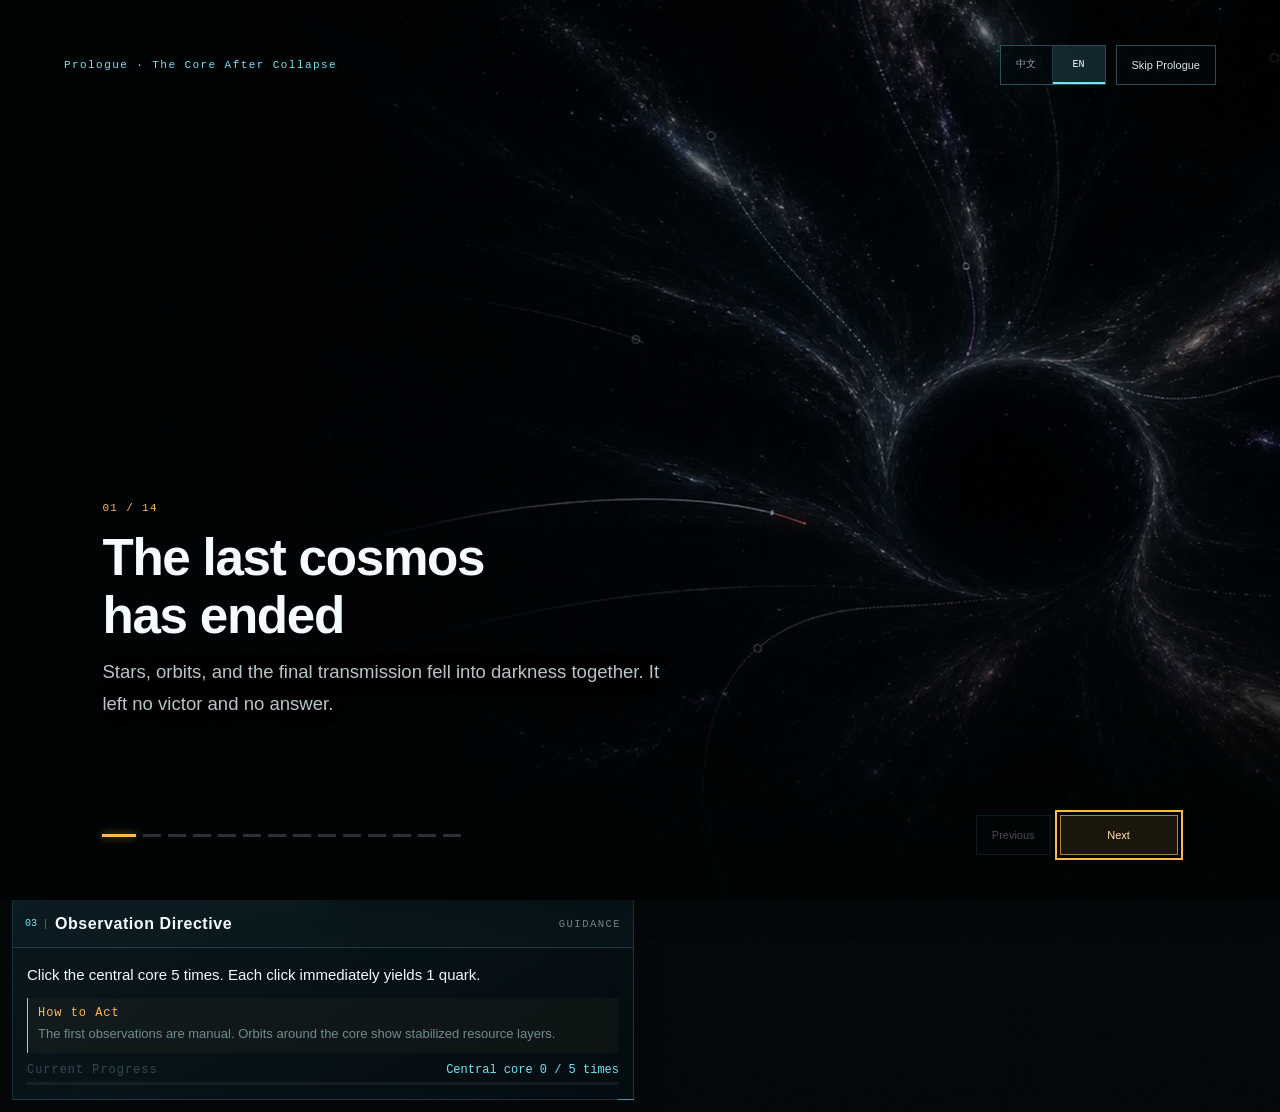
<file: index.html>
<!DOCTYPE html>
<html lang="en">
<head>
  <meta charset="UTF-8">
  <meta name="viewport" content="width=device-width, initial-scale=1.0">
  <meta name="theme-color" content="#050a0d">
  <link rel="icon" type="image/svg+xml" href="assets/favicon.svg">
  <title>Tiny Cosmos</title>
  <script src="https://sdk.crazygames.com/crazygames-sdk-v3.js"></script>
  <script src="js/crazygames.js?v=1"></script>
  <link rel="stylesheet" href="css/game.css?v=35">
</head>
<body data-workspace="evolution">
  <div class="screen-noise" aria-hidden="true"></div>

  <header class="command-header">
    <div class="brand-lockup">
      <div class="brand-mark" aria-hidden="true"><span></span><span></span></div>
      <div>
        <div class="eyebrow"><span class="copy-zh">观测节点 / TC-07</span><span class="copy-en">OBSERVER NODE / TC-07</span></div>
        <h1><span class="brand-en"><span class="debug-letter">T<button id="debug-speed-up" type="button" tabindex="-1" aria-label="测试时间加速一百倍"></button></span>IN<span class="debug-letter">Y<button id="debug-speed-normal" type="button" tabindex="-1" aria-label="恢复正常测试时间"></button></span> COSMOS</span><span class="brand-zh">微型宇宙</span></h1>
      </div>
    </div>

    <div class="header-telemetry">
      <div class="telemetry-cell">
        <span>任务时标</span>
        <strong id="mission-clock">00:00</strong>
      </div>
      <div class="telemetry-cell">
        <span>观测窗口</span>
        <strong id="loop-window-label">第一轮</strong>
      </div>
      <div class="telemetry-cell status-online">
        <span>节点状态</span>
        <strong id="node-status-copy"><i></i> 在线</strong>
      </div>
    </div>

    <div class="header-actions">
      <button id="log-btn" class="btn btn-quiet" type="button" aria-haspopup="dialog">日志 <span id="log-count">0</span></button>
      <button id="archive-btn" class="btn btn-quiet">档案 <span id="archive-count">3</span></button>
      <button id="save-btn" class="btn btn-quiet">保存</button>
      <button id="settings-btn" class="btn btn-quiet settings-trigger" type="button" aria-haspopup="dialog">设置</button>
      <button id="reset-btn" class="btn btn-danger-quiet">重启宇宙</button>
    </div>
  </header>

  <nav id="workspace-tabs" class="workspace-tabs" aria-label="工作区切换" hidden>
    <button id="workspace-evolution" type="button" aria-pressed="true" data-workspace="evolution">
      <strong>观测</strong><span>/ 资源 · 流量 · 研究</span>
    </button>
    <button id="workspace-intervention" type="button" aria-pressed="false" data-workspace="intervention">
      <strong id="workspace-intervention-title">成长</strong><span id="workspace-intervention-copy">/ 天赋</span><b id="intervention-badge" hidden>0</b>
    </button>
  </nav>

  <section id="goal-rail" class="goal-rail" aria-labelledby="campaign-goal-title">
    <div class="goal-rail-primary">
      <div class="campaign-goal-kicker"><span id="campaign-chapter">第一章 · 唤醒</span><b id="campaign-chapter-progress">1 / 5</b></div>
      <h2 id="campaign-goal-title">让宇宙演化出能回应你的文明</h2>
      <p id="campaign-goal-copy">从夸克开始建立稳定物质，面对视界背面的另一侧，并让文明根据你的真实选择提出未来。</p>
      <ol id="campaign-phases" class="campaign-phases" aria-label="第一轮目标进度">
        <li class="current"><i></i><span>唤醒物质</span></li>
        <li><i></i><span>建立法则</span></li>
        <li><i></i><span>第一次接触</span></li>
        <li><i></i><span>孕育生命</span></li>
        <li><i></i><span>点燃文明</span></li>
      </ol>
    </div>
    <div class="goal-rail-live" aria-label="当前目标摘要">
      <div class="goal-now">
        <span>当前操作</span>
        <strong id="goal-now-title">建立观测响应</strong>
        <b id="goal-now-progress">中央光核 0 / 5 次</b>
      </div>
      <div class="goal-next">
        <span>下一解锁</span>
        <strong id="goal-next-unlock">自动生产与物质循环</strong>
      </div>
      <div class="goal-optional">
        <span>等待时可做</span>
        <strong id="goal-optional-action">观察资源变化，整理新出现的故事碎片</strong>
      </div>
    </div>
  </section>

  <main class="command-grid">
    <aside class="panel resource-panel">
      <div class="panel-heading">
        <div><span class="panel-index">01</span><h2>物质层级</h2></div>
        <span id="tier-visibility-label" class="panel-code">当前可见 2 / 7</span>
      </div>

      <div class="tier-grid" id="tier-grid">
        <article id="card-0" class="tier-card" data-tier="0">
          <div class="tc-head"><span class="tc-index">T0</span><img class="tc-icon" src="assets/icons/tiers/tier-quark.svg" alt=""><span class="tc-name">夸克</span><span class="tc-en">QUARK</span></div>
          <div class="tc-readout"><strong id="count-0">0</strong><span id="state-0">循环</span></div>
          <div class="tc-bars" id="bars-0"></div><div class="tc-net" id="net-0"></div><div class="tc-modifiers" id="modifiers-0"></div>
          <div class="tc-actions">
            <button id="btn-prod-0" class="btn btn-tier" disabled>增设生产单元</button>
            <button id="btn-focus-0" class="btn btn-micro">聚焦</button>
            <button id="btn-reserve-0" class="btn btn-micro">保护</button>
          </div>
        </article>

        <article id="card-1" class="tier-card" data-tier="1">
          <div class="tc-head"><span class="tc-index">T1</span><img class="tc-icon" src="assets/icons/tiers/tier-nucleon.svg" alt=""><span class="tc-name">核子</span><span class="tc-en">NUCLEON</span></div>
          <div class="tc-readout"><strong id="count-1">0</strong><span id="state-1">短缺</span></div>
          <div class="tc-bars" id="bars-1"></div><div class="tc-net" id="net-1"></div><div class="tc-modifiers" id="modifiers-1"></div>
          <div class="tc-actions">
            <button id="btn-prod-1" class="btn btn-tier" disabled>增设生产单元</button>
            <button id="btn-synth-1" class="btn btn-tier" disabled>夸克 → 核子</button>
            <button id="btn-focus-1" class="btn btn-micro">聚焦</button>
            <button id="btn-reserve-1" class="btn btn-micro">保护</button>
          </div>
        </article>

        <article id="card-2" class="tier-card locked" data-tier="2">
          <div class="tc-head"><span class="tc-index">T2</span><img class="tc-icon" src="assets/icons/tiers/tier-atom.svg" alt=""><span class="tc-name">原子</span><span class="tc-en">ATOM</span></div>
          <div class="tc-readout"><strong id="count-2" style="display:none">0</strong><span id="state-2" style="display:none">短缺</span></div>
          <div class="tc-bars" id="bars-2" style="display:none"></div><div class="tc-net" id="net-2" style="display:none"></div><div class="tc-modifiers" id="modifiers-2" style="display:none"></div>
          <div class="tc-locked">未揭示 / NO SIGNAL</div>
          <div class="tc-actions">
            <button id="btn-prod-2" class="btn btn-tier" disabled style="display:none">增设生产单元</button>
            <button id="btn-synth-2" class="btn btn-tier" disabled style="display:none">核子 → 原子</button>
            <button id="btn-research-2" class="btn btn-tier btn-primary" disabled style="display:none">研究原子</button>
            <button id="btn-focus-2" class="btn btn-micro" style="display:none">聚焦</button>
            <button id="btn-reserve-2" class="btn btn-micro" style="display:none">保护</button>
          </div>
        </article>

        <article id="card-3" class="tier-card locked horizon-card" data-tier="3">
          <div class="tc-head"><span class="tc-index">T3</span><img class="tc-icon" src="assets/icons/tiers/tier-molecule.svg" alt=""><span class="tc-name">分子</span><span class="tc-en">MOLECULE</span></div>
          <div class="tc-readout"><strong id="count-3" style="display:none">0</strong><span id="state-3" style="display:none">短缺</span></div>
          <div class="tc-bars" id="bars-3" style="display:none"></div><div class="tc-net" id="net-3" style="display:none"></div><div class="tc-modifiers" id="modifiers-3" style="display:none"></div>
          <div class="tc-locked">接触记录后开放 / SEALED</div>
          <div class="tc-actions"><button id="btn-prod-3" class="btn btn-tier" style="display:none"></button><button id="btn-synth-3" class="btn btn-tier" style="display:none"></button><button id="btn-research-3" class="btn btn-tier btn-primary" style="display:none"></button><button id="btn-focus-3" class="btn btn-micro" style="display:none"></button><button id="btn-reserve-3" class="btn btn-micro" style="display:none"></button></div>
        </article>

        <article id="card-4" class="tier-card locked horizon-card" data-tier="4">
          <div class="tc-head"><span class="tc-index">T4</span><img class="tc-icon" src="assets/icons/tiers/tier-cell.svg" alt=""><span class="tc-name">细胞</span><span class="tc-en">CELL</span></div>
          <div class="tc-readout"><strong id="count-4" style="display:none">0</strong><span id="state-4" style="display:none">短缺</span></div>
          <div class="tc-bars" id="bars-4" style="display:none"></div><div class="tc-net" id="net-4" style="display:none"></div><div class="tc-modifiers" id="modifiers-4" style="display:none"></div>
          <div class="tc-locked">复杂物质阶段 / SEALED</div>
          <div class="tc-actions"><button id="btn-prod-4" class="btn btn-tier" style="display:none"></button><button id="btn-synth-4" class="btn btn-tier" style="display:none"></button><button id="btn-research-4" class="btn btn-tier btn-primary" style="display:none"></button><button id="btn-focus-4" class="btn btn-micro" style="display:none"></button><button id="btn-reserve-4" class="btn btn-micro" style="display:none"></button></div>
        </article>

        <article id="card-5" class="tier-card locked horizon-card" data-tier="5">
          <div class="tc-head"><span class="tc-index">T5</span><img class="tc-icon" src="assets/icons/tiers/tier-life.svg" alt=""><span class="tc-name">生命</span><span class="tc-en">LIFE</span></div>
          <div class="tc-readout"><strong id="count-5" style="display:none">0</strong><span id="state-5" style="display:none">短缺</span></div>
          <div class="tc-bars" id="bars-5" style="display:none"></div><div class="tc-net" id="net-5" style="display:none"></div><div class="tc-modifiers" id="modifiers-5" style="display:none"></div>
          <div class="tc-locked">生命阶段 / SEALED</div>
          <div class="tc-actions"><button id="btn-prod-5" class="btn btn-tier" style="display:none"></button><button id="btn-synth-5" class="btn btn-tier" style="display:none"></button><button id="btn-research-5" class="btn btn-tier btn-primary" style="display:none"></button><button id="btn-focus-5" class="btn btn-micro" style="display:none"></button><button id="btn-reserve-5" class="btn btn-micro" style="display:none"></button></div>
        </article>

        <article id="card-6" class="tier-card locked horizon-card" data-tier="6">
          <div class="tc-head"><span class="tc-index">T6</span><img class="tc-icon" src="assets/icons/tiers/tier-civilization.svg" alt=""><span class="tc-name">文明</span><span class="tc-en">CIVILIZATION</span></div>
          <div class="tc-readout"><strong id="count-6" style="display:none">0</strong><span id="state-6" style="display:none">火种</span></div>
          <div class="tc-bars" id="bars-6" style="display:none"></div><div class="tc-net" id="net-6" style="display:none"></div><div class="tc-modifiers" id="modifiers-6" style="display:none"></div>
          <div class="tc-locked">文明议案 / FUTURE</div>
          <div class="tc-actions"><button id="btn-synth-6" class="btn btn-tier" style="display:none"></button><button id="btn-research-6" class="btn btn-tier btn-primary" style="display:none"></button></div>
        </article>
        <div id="tier-horizon" class="tier-horizon"><span>远方信号</span><strong id="tier-horizon-copy">还有 5 个结构层等待揭示</strong></div>
      </div>
    </aside>

    <section class="center-stack">
      <section class="mission-strip">
          <div class="mission-sequence"><span><img id="mission-icon" src="assets/icons/missions/mission-input.svg" alt=""><b id="mission-index">01 / 24</b></span><div class="mission-track"><i id="mission-progress"></i></div></div>
        <div class="mission-copy">
          <div class="mission-copy-head"><span id="mission-code">BOOT-01</span><strong id="mission-title">建立观测响应</strong></div>
          <div class="mission-action-progress"><div><i id="mission-action-fill"></i></div><span id="mission-action-label">中央光核 0 / 5 次</span></div>
        </div>
        <button id="guide-dock" class="mission-state" type="button" aria-label="收起场景引导"><span>场景引导</span><b id="guide-dock-label">已展开</b></button>
      </section>

      <section id="operation-resource-strip" class="operation-resource-strip" aria-labelledby="operation-resource-title">
        <header><span>ACTIVE MATTER / INTERVENTION</span><strong id="operation-resource-title">当前操作资源</strong></header>
        <div id="operation-resource-list" class="operation-resource-list"></div>
      </section>

      <section id="cosmos-stage" class="cosmos-stage">
        <canvas id="cosmos-canvas"></canvas>
        <div class="reverse-noise-overlay" aria-hidden="true"></div>
        <div class="canvas-corner top-left"><span>LOCAL COSMOS / LIVE</span><b id="canvas-focus-label">FOCUS · 夸克</b></div>
        <div class="canvas-corner top-right"><span>ENTROPY TRACE</span><b id="entropy-label">NOMINAL</b></div>
        <aside id="canvas-inspector" class="canvas-inspector" hidden>
          <span>LINE INSPECTOR / HOVER</span>
          <strong id="canvas-inspector-title">物质轨道</strong>
          <p id="canvas-inspector-copy"></p>
          <button id="canvas-inspector-archive" type="button" data-lore-target="material-stack">查看相关档案</button>
        </aside>
        <div id="click-hint" class="click-hint"><span>操作</span> 点击中央光核 · 获得 1 夸克</div>
        <div id="anomaly-overlay" class="anomaly-overlay" hidden>
          <span>REVERSE-SIDE CONTACT</span><strong>真空水蛭</strong><small id="anomaly-overlay-state">正在形成</small>
        </div>
        <button id="discovery-beacon" class="discovery-beacon" type="button" aria-haspopup="dialog" aria-controls="discovery-layer" hidden>
          <span class="discovery-beacon-glyph" aria-hidden="true"><i></i></span>
          <span class="discovery-beacon-copy"><small>新发现 / NEW SIGNAL</small><strong id="discovery-beacon-title">待解析信号</strong><em>点击展开 · 不会中断当前操作</em></span>
          <b id="discovery-beacon-count" aria-label="1 条待处理发现">1</b>
        </button>
        <section id="era-indicator" class="era-indicator" hidden aria-live="polite">
          <header><span>PHASE SHIFT / CELLULAR INTERIOR</span><button id="era-indicator-dismiss" type="button">收起</button></header>
          <strong>结构开始保护“内部”</strong>
          <small>从这一层起，资源会形成生态记忆；反侧客体也会读取你的路线。</small>
          <div><b id="era-boundary-state">边界未建立</b><button id="era-reverse-state" type="button" data-lore-target="reverse-pressure" data-tooltip-title="反侧压力" data-tooltip="不是生命值。它表示另一侧对重复方法的预测程度；点击查看完整档案。">反侧压力 0%</button><b id="era-route-state">路线未收束</b></div>
        </section>
      </section>

      <section class="research-bar">
        <div class="research-label"><span>研究通道 / RP</span><strong id="rb-rp">0</strong><small id="rb-hint">来自已稳定资源</small></div>
        <div class="research-progress"><div class="rb-track"><i id="rb-fill"></i></div><span id="rb-next-label"></span></div>
        <div class="research-actions">
          <button id="research-details-toggle" class="btn btn-quiet" type="button" aria-expanded="false">研究构成</button>
          <button id="btn-research-global" class="btn btn-primary" disabled>研究原子层</button>
        </div>
        <div id="research-breakdown" class="research-breakdown" hidden></div>
      </section>

      <section id="flow-monitor" class="flow-monitor collapsed" aria-label="物质流量监视器">
        <div class="flow-monitor-head">
          <div><span>MATTER FLOW / Δt</span><strong>物质流量</strong></div>
          <button id="flow-monitor-toggle" type="button" aria-expanded="false" aria-label="展开物质流量监视器">+</button>
        </div>
        <div id="flow-monitor-body" class="flow-monitor-body">
          <section id="stability-checklist" class="stability-checklist" hidden></section>
          <div class="flow-legend"><strong>资源平衡</strong><span class="prod">产出</span><span class="demand">消耗</span><span class="net">净变化</span></div>
          <div id="flow-chart" class="flow-chart"></div>
          <section id="research-trend" class="research-trend" aria-label="研究速率最近六十秒变化"></section>
        </div>
      </section>

      <section id="contact-panel" class="panel contact-panel">
        <div class="panel-heading compact">
          <div><span class="panel-index">02</span><h2>反宇宙接触</h2></div>
          <span id="contact-status" class="status-chip">未发现</span>
        </div>
        <div id="contact-content" class="contact-content">
          <div class="empty-state"><span class="reticle-icon"></span><p>当前视界内没有稳定敌对结构。</p><small>第一次法则确定后，未被选择的可能性会开始积累。</small></div>
        </div>
      </section>
    </section>

    <aside class="right-stack">
      <section id="directive-panel" class="panel directive-panel">
        <div class="panel-heading compact">
          <div><span class="panel-index">03</span><h2>观测指令</h2></div>
          <span class="panel-code">GUIDANCE</span>
        </div>
        <p id="directive-copy" class="directive-copy">点击中央光核五次。每次响应都会记录一枚夸克。</p>
        <div class="directive-hint"><span>操作说明</span><p id="directive-hint">中央画布既是宇宙视图，也是最初的手动输入。</p></div>
        <div class="directive-progress"><span>当前进度</span><b id="directive-progress-label">中央光核 0 / 5 次</b><div><i id="directive-progress-fill"></i></div></div>
      </section>

      <section id="observation-panel" class="panel observation-panel">
        <div class="panel-heading compact">
          <div><span class="panel-index">04</span><h2>主动观测</h2></div>
          <span id="observation-status" class="status-chip muted">等待充能</span>
        </div>
        <div class="observation-content">
          <aside id="observation-intro" class="system-intro">
            <span>新操作 · 可选</span>
            <strong>等待时主动观测</strong>
            <p>消耗 1 次充能，短暂改变流量或换取研究点；不会改变路线信号。</p>
          </aside>
          <div class="observation-telemetry">
            <span><small>可用观测</small><strong id="observation-charges">0 / 2</strong></span>
            <span><small>下次充能</small><strong id="observation-recharge">尚未开始</strong></span>
          </div>
          <div id="observation-active" class="observation-active">当前没有正在解析的宇宙信号。</div>
          <div id="observation-options" class="observation-options"></div>
          <div id="observation-result" class="observation-result" aria-live="polite"></div>
        </div>
      </section>

      <section id="talent-panel" class="panel talent-panel">
        <div class="panel-heading compact">
          <div><span class="panel-index">05</span><h2>观测天赋</h2></div>
          <span class="status-chip"><b id="talent-points">0</b> 点可用</span>
        </div>
        <aside id="talent-intro" class="system-intro">
          <span>新系统 · 本轮成长</span>
          <strong>先补强一个当前瓶颈</strong>
          <p>天赋只强化操作，不会改变路线。每轮重新分配，因此不必为“选错”保留点数。</p>
        </aside>
        <div id="talent-grid" class="talent-grid">
          <div class="empty-state small"><p>第一点天赋会随前期研究教学开放。</p><small>每一点都应改变操作方式，而不只是增加产量。</small></div>
        </div>
      </section>

      <section id="event-panel" class="panel event-panel">
        <div class="panel-heading compact">
          <div><span class="panel-index">06</span><h2>决策队列</h2></div>
          <span id="event-status" class="status-chip muted">空闲</span>
        </div>
        <aside id="decision-intro" class="system-intro">
          <span>关键选择 · 不会过期</span>
          <strong>即时效果与路线记录分开阅读</strong>
          <p>先看本轮资源影响，再看它留下的路线信号；这里没有隐藏的正确答案。</p>
        </aside>
        <div id="decision-hierarchy" class="decision-hierarchy" aria-label="决策层级"></div>
        <div id="event-content" class="event-content">
          <div class="empty-state small"><p>没有待处理的重要决策。</p><small>事件会保留，不会在离线时过期。</small></div>
        </div>
      </section>

      <section id="route-panel" class="panel route-panel">
        <div class="panel-heading compact">
          <div><span class="panel-index">07</span><h2>路线信号</h2></div>
          <span class="panel-code">ROUTE PROJECTIONS</span>
        </div>
        <div id="route-signals" class="route-signals"></div>
        <p class="route-note">路线信号会改变反侧客体模仿你的方式，并决定文明优先提出哪项终局工程。</p>
      </section>
    </aside>
  </main>

  <div id="prestige-panel" hidden><button id="prestige-btn"></button><span id="prestige-gain-text"></span><div id="prestige-detail"><span id="cp-total"></span><span id="cp-used"></span><span id="cp-free"></span><input id="constant-strong" type="range"><input id="constant-light" type="range"><input id="constant-gravity" type="range"><span id="sf-level"></span><span id="sf-effect"></span><span id="ls-level"></span><span id="ls-effect"></span><span id="gv-level"></span><span id="gv-effect"></span></div></div>
  <div id="milestones-bar" hidden></div>

  <div id="guide-layer" class="guide-layer" aria-live="polite">
    <div class="guide-dim guide-dim-top"></div>
    <div class="guide-dim guide-dim-right"></div>
    <div class="guide-dim guide-dim-bottom"></div>
    <div class="guide-dim guide-dim-left"></div>
    <div id="guide-target-ring" class="guide-target-ring" aria-hidden="true"></div>
    <aside id="guide-callout" class="guide-callout">
      <div class="guide-callout-head"><span id="guide-step-label">引导 01 / 24</span><button id="guide-collapse" type="button">稍后再看</button></div>
      <strong id="guide-title">建立观测响应</strong>
      <p id="guide-world">你接管了一台刚从坍缩中恢复的观测核。</p>
      <div class="guide-action"><span>现在操作</span><p id="guide-action-copy">点击中央光核五次，每次响应都会记录一枚夸克。</p></div>
      <button id="guide-lore-link" class="guide-lore-link" type="button" hidden>查看相关档案</button>
      <div class="guide-callout-progress"><div><i id="guide-progress-fill"></i></div><b id="guide-progress-label">0 / 5</b></div>
      <button id="guide-return" class="guide-return" type="button" hidden>返回主界面继续操作</button>
    </aside>
  </div>
  <div id="lore-layer" class="lore-layer" hidden aria-hidden="true">
    <button id="lore-backdrop" class="lore-backdrop" type="button" aria-label="关闭观测档案"></button>
    <aside class="lore-drawer" role="dialog" aria-modal="true" aria-labelledby="lore-title">
      <header class="lore-drawer-head">
        <div><span>OBSERVER ARCHIVE / TC-07</span><h2 id="lore-title">观测档案</h2></div>
        <button id="lore-close" class="btn btn-quiet" type="button">关闭</button>
      </header>
      <p class="lore-primer">档案只陈述当前版本已经确定的世界规则。新记录会随观测指令解锁，不要求在操作前读完。</p>
      <section class="lore-section" aria-labelledby="lore-chapter-title">
        <div class="lore-section-head"><h3 id="lore-chapter-title">本轮剧情记录</h3><span id="lore-chapter-count"></span></div>
        <div id="lore-chapters" class="lore-chapters"></div>
      </section>
      <section class="lore-section" aria-labelledby="lore-terms-title">
        <div class="lore-section-head"><h3 id="lore-terms-title">主要名词</h3><span id="lore-term-count"></span></div>
        <nav id="lore-categories" class="lore-categories" aria-label="档案分类"></nav>
        <label class="lore-search"><span>筛选档案</span><input id="lore-search" type="search" autocomplete="off" placeholder="输入名词、分类或说明"></label>
        <div id="lore-entries" class="lore-entries"></div>
      </section>
    </aside>
  </div>
  <div id="log-layer" class="lore-layer log-layer" hidden aria-hidden="true">
    <button id="log-backdrop" class="lore-backdrop" type="button" aria-label="关闭观测日志"></button>
    <aside class="lore-drawer log-drawer" role="dialog" aria-modal="true" aria-labelledby="log-title">
      <header class="lore-drawer-head">
        <div><span>OBSERVATION LOG / LIVE</span><h2 id="log-title">观测日志</h2></div>
        <button id="log-close" class="btn btn-quiet" type="button">关闭</button>
      </header>
      <p class="lore-primer log-primer">这里按时间保存系统变化、任务推进与反侧接触记录。日志不占用主界面空间，也不会影响当前操作。</p>
      <div id="observation-log" class="observation-log log-drawer-list" aria-live="polite"></div>
    </aside>
  </div>
  <div id="discovery-layer" class="modal-layer discovery-layer" hidden aria-hidden="true">
    <button id="discovery-backdrop" class="modal-backdrop" type="button" aria-label="稍后处理这条发现"></button>
    <section id="discovery-card" class="discovery-card" role="dialog" aria-modal="true" aria-labelledby="discovery-title" aria-describedby="discovery-copy discovery-note">
      <header class="discovery-card-head">
        <div><span id="discovery-code">偶发发现 / 01</span><small id="discovery-queue-label">1 条待解析</small></div>
        <button id="discovery-close" class="btn btn-quiet" type="button">稍后处理</button>
      </header>
      <div class="discovery-card-body">
        <span class="discovery-dialog-kicker">OBSERVATION FRAGMENT</span>
        <strong id="discovery-title"></strong>
        <p id="discovery-copy"></p>
        <div id="discovery-choices" class="discovery-choices"></div>
        <small id="discovery-note"></small>
      </div>
      <footer class="discovery-card-actions">
        <p>发现不会过期，也不会暂停宇宙。</p>
        <button id="discovery-ack" class="btn btn-primary" type="button">收起并保留</button>
      </footer>
    </section>
  </div>
  <div id="ui-tooltip" class="ui-tooltip" role="tooltip" hidden><strong id="ui-tooltip-title"></strong><p id="ui-tooltip-copy"></p></div>
  <div id="system-toast" class="system-toast" aria-live="polite"></div>

  <div id="settings-layer" class="modal-layer" hidden aria-hidden="true">
    <button id="settings-backdrop" class="modal-backdrop" type="button" aria-label="关闭设置"></button>
    <section class="settings-dialog" role="dialog" aria-modal="true" aria-labelledby="settings-title">
      <header class="settings-head"><div><span>界面与辅助功能</span><h2 id="settings-title">设置</h2></div><button id="settings-close" class="btn btn-quiet" type="button">关闭</button></header>
      <div class="settings-group">
        <div><strong>界面语言</strong><small>所有操作、剧情与档案使用同一种语言。</small></div>
        <div class="segmented-control" id="language-control" role="group" aria-label="界面语言">
          <button type="button" data-locale="zh-CN">简体中文</button>
          <button type="button" data-locale="en">English</button>
        </div>
      </div>
      <div class="settings-group">
        <div><strong>文字大小</strong><small>“舒适”已针对普通笔记本屏幕提高可读性。</small></div>
        <div class="segmented-control" id="text-scale-control" role="group" aria-label="文字大小">
          <button type="button" data-text-scale="comfortable">舒适</button>
          <button type="button" data-text-scale="large">更大</button>
        </div>
      </div>
      <div class="settings-group settings-row">
        <div><strong>事件音效</strong><small>只影响界面与事件反馈，不影响存档。</small></div>
        <button id="sound-toggle" class="btn btn-quiet audio-toggle" type="button" aria-pressed="true">声音 · 关</button>
      </div>
      <div class="settings-group settings-row">
        <div><strong>序章</strong><small>随时重新观看世界观与本轮目标。</small></div>
        <button id="replay-prologue" class="btn btn-quiet" type="button">重新观看</button>
      </div>
    </section>
  </div>

  <section id="prologue" class="prologue" role="dialog" aria-modal="true" aria-labelledby="prologue-title" hidden aria-hidden="true">
    <div class="prologue-backdrop"></div>
    <div class="prologue-frame">
      <div id="prologue-art" class="prologue-art" data-scene="collapse">
        <img id="prologue-image" src="" alt="">
        <div class="prologue-fallback" aria-hidden="true"><i></i><i></i><i></i><i></i></div>
        <div class="prologue-vignette"></div>
      </div>
      <div id="prologue-transition" class="prologue-transition" aria-hidden="true"><i></i><i></i><i></i><b></b></div>
      <header class="prologue-head">
        <span id="prologue-kicker">序章 · 坍缩后的核</span>
        <div class="prologue-head-actions">
          <div id="prologue-language" class="prologue-language" role="group" aria-label="Language / 语言" data-no-localize>
            <button type="button" data-prologue-locale="zh-CN" aria-label="切换为简体中文">中文</button>
            <button type="button" data-prologue-locale="en" aria-label="Switch to English">EN</button>
          </div>
          <button id="prologue-skip" type="button">跳过序章</button>
        </div>
      </header>
      <article class="prologue-copy">
        <span id="prologue-index">01 / 14</span>
        <h2 id="prologue-title"></h2>
        <p id="prologue-body"></p>
      </article>
      <footer class="prologue-controls">
        <div id="prologue-dots" class="prologue-dots" aria-label="序章进度"></div>
        <div><button id="prologue-prev" type="button">上一幕</button><button id="prologue-next" type="button">下一幕</button></div>
      </footer>
    </div>
  </section>

  <script src="js/i18n.js?v=11"></script>
  <script src="js/prologue.js?v=8"></script>
  <script src="js/settings.js?v=1"></script>
  <script src="js/constants.js?v=26"></script>
  <script src="js/state.js?v=28"></script>
  <script src="js/slice.js?v=19"></script>
  <script src="js/lore.js?v=6"></script>
  <script src="js/engine.js?v=22"></script>
  <script src="js/render.js?v=21"></script>
  <script src="js/audio.js?v=4"></script>
  <script src="js/ui.js?v=34"></script>
  <script src="js/main.js?v=23"></script>
</body>
</html>
</file>
<file: css/game.css>
/* Tiny Cosmos — hard-science-fiction command interface */
:root {
  --bg: #030608;
  --bg-raised: #071014;
  --panel: rgba(7, 17, 22, 0.9);
  --panel-strong: rgba(9, 22, 28, 0.96);
  --line: rgba(113, 217, 235, 0.18);
  --line-strong: rgba(113, 217, 235, 0.42);
  --cyan: #72e5f5;
  --cyan-soft: #35aec1;
  --amber: #ffb84d;
  --green: #61e6a7;
  --red: #ff6577;
  --violet: #c594ff;
  --text: #d8e7ea;
  --text-bright: #f4fbfc;
  --muted: #6f8b91;
  --faint: #344a50;
  --mono: "SFMono-Regular", "Cascadia Code", "Roboto Mono", "Noto Sans Mono", monospace;
  --sans: Inter, "SF Pro Text", "Segoe UI", "PingFang SC", "Microsoft YaHei", sans-serif;
  --fs-body: 15px;
  --fs-secondary: 13px;
  --fs-status: 12px;
  --fs-control: 13px;
  --fs-heading: 16px;
  --fs-display: 20px;
  --control-height: 38px;
}

*, *::before, *::after { box-sizing: border-box; }
html { min-width: 320px; background: var(--bg); }
body {
  min-height: 100vh;
  margin: 0;
  color: var(--text);
  background:
    linear-gradient(rgba(3, 6, 8, 0.4), rgba(3, 6, 8, 0.66)),
    url('../assets/textures/background/star-dust.webp'),
    linear-gradient(rgba(62, 117, 126, 0.025) 1px, transparent 1px),
    linear-gradient(90deg, rgba(62, 117, 126, 0.025) 1px, transparent 1px),
    radial-gradient(circle at 52% 24%, rgba(25, 85, 94, 0.13), transparent 38%),
    #030608;
  background-size: auto, 1024px 1024px, 32px 32px, 32px 32px, auto, auto;
  font-family: var(--sans);
  -webkit-font-smoothing: antialiased;
}

button, input { font: inherit; }
button { color: inherit; }

.screen-noise {
  position: fixed;
  inset: 0;
  pointer-events: none;
  z-index: 100;
  opacity: 0.11;
  background:
    url('../assets/textures/background/screen-noise.webp') repeat,
    repeating-linear-gradient(0deg, transparent 0, transparent 3px, rgba(160, 231, 240, 0.018) 4px);
  background-size: 256px 256px, auto;
  mix-blend-mode: screen;
}

.command-header {
  height: 72px;
  display: grid;
  grid-template-columns: minmax(280px, 1fr) auto minmax(220px, 1fr);
  align-items: center;
  gap: 24px;
  padding: 0 18px;
  border-bottom: 1px solid var(--line-strong);
  background: rgba(3, 9, 12, 0.94);
  position: sticky;
  top: 0;
  z-index: 20;
}

.command-header::after {
  content: "";
  position: absolute;
  left: 0;
  right: 0;
  bottom: -4px;
  height: 3px;
  background: linear-gradient(90deg, var(--cyan) 0 11%, transparent 11% 92%, var(--amber) 92%);
  opacity: 0.5;
}

.brand-lockup { display: flex; align-items: center; gap: 12px; }
.brand-mark {
  width: 36px;
  height: 36px;
  border: 1px solid var(--line-strong);
  position: relative;
  transform: rotate(45deg);
}
.brand-mark::before, .brand-mark::after, .brand-mark span {
  content: "";
  position: absolute;
  border: 1px solid var(--cyan-soft);
  border-radius: 50%;
}
.brand-mark::before { inset: 7px; }
.brand-mark::after { inset: 13px; background: var(--cyan); box-shadow: 0 0 16px var(--cyan); }
.brand-mark span:first-child { width: 3px; height: 3px; left: 1px; top: 15px; background: var(--amber); border: 0; }
.brand-mark span:last-child { width: 3px; height: 3px; right: 1px; top: 15px; background: var(--cyan); border: 0; }
.eyebrow, .panel-code, .telemetry-cell span, .mission-state span, .research-label span {
  font: 9px/1.2 var(--mono);
  letter-spacing: 0.14em;
  text-transform: uppercase;
  color: var(--muted);
}
.brand-lockup h1 { margin: 3px 0 0; font: 600 17px/1 var(--mono); letter-spacing: 0.11em; color: var(--text-bright); }
.brand-lockup h1 .brand-zh { margin-left: 8px; font: 500 11px/1 var(--sans); letter-spacing: 0.08em; color: var(--muted); }
.debug-letter { position: relative; display: inline-block; }
.debug-letter > button { position: absolute; z-index: 2; left: 10%; top: 28%; width: 80%; height: 46%; padding: 0; border: 0; background: transparent; opacity: 0; cursor: default; }

.header-telemetry { display: flex; height: 100%; }
.telemetry-cell {
  min-width: 112px;
  padding: 15px 18px 0;
  border-left: 1px solid var(--line);
  display: flex;
  flex-direction: column;
  gap: 6px;
}
.telemetry-cell:last-child { border-right: 1px solid var(--line); }
.telemetry-cell strong { font: 600 13px/1.2 var(--mono); color: var(--text-bright); letter-spacing: 0.08em; }
.status-online strong { color: var(--green); }
.status-online i, .live-mark i { display: inline-block; width: 6px; height: 6px; margin-right: 5px; background: var(--green); box-shadow: 0 0 8px var(--green); }
.header-actions { justify-self: end; display: flex; gap: 8px; }
.audio-toggle[aria-pressed="true"] { color: var(--muted); border-color: rgba(111,139,145,0.25); }
.header-actions #archive-btn span, .header-actions #log-btn span { min-width: 15px; padding: 2px 4px; background: rgba(114,229,245,0.12); color: var(--text-bright); font-size: 8px; }
.header-actions #archive-btn.has-unread, .header-actions #log-btn.has-unread { position: relative; border-color: rgba(255,101,119,0.42); }
.header-actions #archive-btn.has-unread::after, .header-actions #log-btn.has-unread::after { content: ""; position: absolute; right: -3px; top: -3px; width: 7px; height: 7px; border: 2px solid #050b0e; border-radius: 50%; background: var(--red); box-shadow: 0 0 8px var(--red); }

.btn {
  min-height: 32px;
  padding: 7px 12px;
  border: 1px solid var(--line-strong);
  border-radius: 0;
  background: rgba(35, 105, 115, 0.08);
  color: var(--cyan);
  font: 500 11px/1.2 var(--mono);
  letter-spacing: 0.04em;
  cursor: pointer;
  transition: background 120ms ease, border-color 120ms ease, color 120ms ease, transform 80ms ease;
  clip-path: polygon(0 0, calc(100% - 7px) 0, 100% 7px, 100% 100%, 7px 100%, 0 calc(100% - 7px));
}
.btn:hover:not(:disabled) { background: rgba(75, 190, 207, 0.16); border-color: var(--cyan); color: var(--text-bright); }
.btn:active:not(:disabled) { transform: translateY(1px); }
.btn:disabled { cursor: not-allowed; color: var(--faint); border-color: rgba(104, 148, 155, 0.12); background: rgba(255,255,255,0.015); }
.btn-primary { background: rgba(65, 191, 210, 0.16); border-color: rgba(114, 229, 245, 0.65); color: var(--text-bright); }
.btn-quiet { min-height: 28px; padding: 5px 10px; }
.btn-danger-quiet { min-height: 28px; padding: 5px 10px; color: #c47b85; border-color: rgba(255, 101, 119, 0.22); background: transparent; }
.btn-danger-quiet:hover:not(:disabled) { border-color: var(--red); color: var(--red); background: rgba(255, 101, 119, 0.08); }

.command-grid {
  width: 100%;
  padding: 12px;
  display: grid;
  grid-template-columns: minmax(260px, 290px) minmax(480px, 1fr) minmax(330px, 380px);
  gap: 12px;
  align-items: start;
}
.center-stack, .right-stack { display: flex; flex-direction: column; gap: 12px; min-width: 0; }

.panel {
  position: relative;
  border: 1px solid var(--line);
  background: linear-gradient(145deg, rgba(10, 24, 30, 0.94), rgba(4, 12, 16, 0.92));
  box-shadow: inset 0 0 40px rgba(31, 104, 114, 0.035), 0 10px 30px rgba(0,0,0,0.2);
}
.panel::before, .panel::after {
  content: "";
  position: absolute;
  width: 16px;
  height: 1px;
  background: var(--cyan);
  opacity: 0.55;
}
.panel::before { left: -1px; top: -1px; }
.panel::after { right: -1px; bottom: -1px; }
.panel-heading {
  min-height: 48px;
  display: flex;
  justify-content: space-between;
  align-items: center;
  padding: 0 12px;
  border-bottom: 1px solid var(--line);
  background: rgba(98, 198, 213, 0.025);
}
.panel-heading.compact { min-height: 40px; }
.panel-heading > div { display: flex; align-items: center; gap: 9px; }
.panel-heading h2 { margin: 0; font: 600 12px/1 var(--mono); letter-spacing: 0.08em; color: var(--text-bright); }
.panel-index { font: 500 9px/1 var(--mono); color: var(--cyan); padding-right: 8px; border-right: 1px solid var(--line-strong); }

.resource-panel { max-height: calc(100vh - 105px); min-width: 0; overflow-x: hidden; overflow-y: scroll; scrollbar-gutter: stable; scrollbar-width: thin; scrollbar-color: var(--faint) transparent; }
.expanded-matter-stack .resource-panel {
  position: sticky;
  top: 84px;
  height: calc(100dvh - 96px);
  max-height: calc(100dvh - 96px);
  display: flex;
  flex-direction: column;
  overflow: hidden;
}
.expanded-matter-stack .resource-panel > .panel-heading { flex: 0 0 auto; }
.expanded-matter-stack .resource-panel > .tier-grid {
  flex: 1 1 auto;
  min-height: 0;
  overflow-x: hidden;
  overflow-y: auto;
  scrollbar-gutter: stable;
  scrollbar-width: thin;
  scrollbar-color: var(--faint) transparent;
}
.expanded-matter-stack .resource-panel .tier-horizon { margin-top: auto; }
.tier-grid { display: flex; flex-direction: column; }
.tier-card {
  --tier-color: var(--cyan);
  position: relative;
  padding: 11px 12px 10px;
  border-bottom: 1px solid var(--line);
  background: rgba(255,255,255,0.012);
  transition: opacity 140ms ease, background 140ms ease, border-color 140ms ease;
  min-width: 0;
}
.tier-card:last-child { border-bottom: 0; }
.tier-card:hover { background: rgba(71, 155, 167, 0.045); }
.tier-card.focused { background: linear-gradient(90deg, rgba(55, 177, 194, 0.11), transparent 70%); box-shadow: inset 2px 0 0 var(--cyan); }
.tier-card.reserved::after { content: "RESERVE"; position: absolute; right: 10px; bottom: 10px; font: 8px/1 var(--mono); color: var(--green); letter-spacing: 0.12em; }
.tier-card.locked { opacity: 0.34; }
.tier-card.researchable { opacity: 0.88; background: linear-gradient(90deg, rgba(255, 184, 77, 0.06), transparent); }
.tier-card.horizon-card { min-height: 53px; }
.tc-head { display: flex; align-items: center; gap: 7px; min-height: 18px; }
.tc-index { width: 20px; font: 8px/1 var(--mono); color: var(--muted); }
.tc-icon { width: 15px; height: 15px; object-fit: contain; filter: brightness(0) saturate(100%) invert(87%) sepia(21%) saturate(1080%) hue-rotate(144deg) brightness(101%) contrast(92%); opacity: 0.82; }
.tc-name { font-size: 12px; color: var(--text-bright); }
.tc-en { margin-left: auto; font: 8px/1 var(--mono); letter-spacing: 0.1em; color: var(--muted); }
.tc-readout { display: flex; align-items: baseline; justify-content: space-between; margin: 7px 0 3px 27px; }
.tc-readout strong { font: 600 22px/1 var(--mono); color: var(--text-bright); }
.tc-readout span { padding: 3px 5px; border: 1px solid var(--line); font: 8px/1 var(--mono); letter-spacing: 0.08em; color: var(--green); }
.tc-readout span.shortage { color: var(--red); border-color: rgba(255,101,119,0.24); }
.tc-readout span.overload { color: var(--amber); border-color: rgba(255,184,77,0.24); }
.tc-bars { margin: 6px 0 4px 27px; }
.tc-bar-row { display: grid; grid-template-columns: 30px 1fr 57px; align-items: center; gap: 5px; margin-top: 3px; }
.tc-bar-label, .tc-bar-val { font: 8px/1 var(--mono); color: var(--muted); }
.tc-bar-val { text-align: right; }
.tc-bar-track { height: 2px; background: rgba(255,255,255,0.055); }
.tc-bar-fill { height: 100%; transition: width 180ms linear; }
.tc-bar-fill.prod { background: var(--green); box-shadow: 0 0 5px rgba(97,230,167,0.5); }
.tc-bar-fill.demand { background: var(--red); }
.prod-text { color: var(--green); }
.demand-text { color: var(--red); }
.tc-net { margin-left: 27px; font: 9px/1 var(--mono); color: var(--muted); }
.tc-net.pos { color: var(--green); }
.tc-net.neg { color: var(--red); }
.tc-modifiers { min-height: 15px; margin: 5px 0 0 27px; display: flex; flex-wrap: wrap; gap: 4px; }
.tc-modifiers:empty { display: none; }
.tc-modifier { padding: 3px 5px; border: 1px solid var(--line); background: rgba(0,0,0,0.18); font: 7px/1 var(--mono); letter-spacing: 0.06em; color: var(--muted); }
.tc-modifier.focus { color: var(--cyan); border-color: rgba(114,229,245,0.28); box-shadow: inset 0 0 10px rgba(114,229,245,0.05); }
.tc-modifier.reserve { color: var(--green); border-color: rgba(97,230,167,0.26); }
.tc-modifier.reverse-pressure { color: #d98a96; border-color: rgba(255,101,119,0.26); background: rgba(255,101,119,0.035); }
.tc-modifier.reverse-gain { color: var(--violet); border-color: rgba(197,148,255,0.28); }
.tc-modifier.reverse-cost { color: var(--red); border-color: rgba(255,101,119,0.25); }
.tc-modifier:is(button) { appearance: none; text-align: left; cursor: pointer; }
.tc-modifier:is(button):hover, .tc-modifier:is(button):focus-visible { border-color: var(--red); color: #ffabb5; outline: 0; }
.tc-modifier i { margin-left: 2px; font-style: normal; color: var(--text-bright); }
.tc-modifier.terminal-whisper { flex-basis: 100%; color: #84969f; border-style: dashed; border-color: rgba(197,148,255,0.18); letter-spacing: 0.02em; line-height: 1.3; }
.tc-actions { display: grid; grid-template-columns: 1fr 1fr; gap: 5px; margin: 9px 0 0 27px; }
.btn-tier { grid-column: 1 / -1; min-height: 28px; padding: 5px 7px; font-size: 9px; }
.tier-card .btn { min-width: 0; overflow: hidden; text-overflow: ellipsis; white-space: nowrap; }
.btn-micro { min-height: 24px; padding: 4px 6px; font-size: 8px; }
.btn-micro.active { color: var(--text-bright); border-color: var(--green); background: rgba(97,230,167,0.11); }
.tc-locked { margin: 8px 0 0 27px; font: 8px/1.3 var(--mono); letter-spacing: 0.11em; color: var(--faint); }

.mission-strip {
  min-height: 68px;
  display: grid;
  grid-template-columns: 145px 1fr 94px;
  align-items: center;
  border: 1px solid var(--line-strong);
  background: linear-gradient(90deg, rgba(26, 103, 114, 0.12), rgba(7,17,22,0.93));
}
.mission-sequence { padding: 0 14px; }
.mission-sequence > span { display: flex; align-items: center; gap: 7px; font: 9px/1 var(--mono); color: var(--cyan); letter-spacing: 0.08em; }
.mission-sequence > span b { font: inherit; font-weight: 500; }
.mission-sequence img { width: 17px; height: 17px; filter: brightness(0) saturate(100%) invert(87%) sepia(21%) saturate(1080%) hue-rotate(144deg) brightness(101%) contrast(92%); }
.mission-track { height: 2px; margin-top: 8px; background: rgba(255,255,255,0.08); }
.mission-track i { display: block; width: 8%; height: 100%; background: var(--cyan); box-shadow: 0 0 8px var(--cyan); transition: width 180ms ease; }
.mission-copy { min-width: 0; padding: 7px 15px; border-left: 1px solid var(--line); }
.mission-copy-head { display: flex; align-items: baseline; gap: 10px; min-width: 0; }
.mission-copy-head span { flex: 0 0 auto; font: 8px/1 var(--mono); color: var(--amber); letter-spacing: 0.12em; }
.mission-copy-head strong { display: block; overflow: hidden; text-overflow: ellipsis; white-space: nowrap; font: 600 14px/1.2 var(--sans); color: var(--text-bright); }
.mission-action-progress { display: grid; grid-template-columns: minmax(70px, 1fr) auto; align-items: center; gap: 8px; margin-top: 8px; }
.mission-action-progress > div { height: 3px; overflow: hidden; background: rgba(255,255,255,0.07); }
.mission-action-progress i { display: block; width: 0; height: 100%; background: linear-gradient(90deg, var(--amber), var(--cyan)); box-shadow: 0 0 7px rgba(114,229,245,0.6); transition: width 160ms ease; }
.mission-action-progress span { font: 7px/1 var(--mono); color: var(--muted); letter-spacing: 0.04em; white-space: nowrap; }
.mission-state { appearance: none; align-self: stretch; display: flex; flex-direction: column; justify-content: center; padding: 0 12px; border: 0; border-left: 1px solid var(--line); background: rgba(114,229,245,0.025); text-align: left; cursor: pointer; transition: background 140ms ease, box-shadow 140ms ease; }
.mission-state:hover { background: rgba(114,229,245,0.08); }
.mission-state b { margin-top: 5px; font: 600 10px/1 var(--mono); color: var(--green); letter-spacing: 0.1em; }
.mission-state.resting { cursor: default; background: rgba(97,230,167,0.035); }
.mission-state.resting b { color: var(--cyan); font-size: 8px; line-height: 1.25; }
.mission-state.attention { box-shadow: inset 0 -2px 0 var(--amber); }
.mission-state.attention b { color: var(--amber); }
.mission-state.dock-arrival { animation: dockArrival 650ms ease-out; }
.mission-strip.near-complete { border-color: rgba(255,184,77,0.48); background: linear-gradient(90deg, rgba(255,184,77,0.055), var(--panel-strong) 36%); box-shadow: inset 0 0 28px rgba(255,184,77,0.035); }
.mission-strip.near-complete .mission-action-progress i { background: linear-gradient(90deg, var(--amber), #ffe4a2); box-shadow: 0 0 10px rgba(255,184,77,0.8); }
.mission-strip.urgent { animation: missionUrgency 1.15s ease-in-out infinite; }
.mission-strip.urgent .mission-copy-head span, .mission-strip.urgent .mission-action-progress span { color: #ffd591; }

.cosmos-stage {
  position: relative;
  height: clamp(390px, 51vh, 590px);
  overflow: hidden;
  border: 1px solid var(--line);
  background: #020609;
  cursor: crosshair;
}
.cosmos-stage::before, .cosmos-stage::after { content: ""; position: absolute; pointer-events: none; z-index: 2; }
.cosmos-stage::before { inset: 11px; border: 1px solid rgba(114,229,245,0.08); clip-path: polygon(0 0, 38px 0, 38px 1px, 1px 1px, 1px 38px, 0 38px, 0 100%, calc(100% - 38px) 100%, calc(100% - 38px) calc(100% - 1px), calc(100% - 1px) calc(100% - 1px), calc(100% - 1px) calc(100% - 38px), 100% calc(100% - 38px), 100% 0); }
.cosmos-stage::after { left: 50%; top: 50%; width: 8px; height: 8px; transform: translate(-50%,-50%); border: 1px solid rgba(114,229,245,0.55); }
#cosmos-canvas { display: block; width: 100%; height: 100%; }
.reverse-noise-overlay {
  position: absolute;
  inset: 0;
  z-index: 1;
  pointer-events: none;
  opacity: 0;
  background: url('../assets/textures/background/reverse-noise.webp') center / 512px 512px repeat;
  mix-blend-mode: screen;
  transition: opacity 900ms ease;
}
.cosmos-stage.reverse-contact .reverse-noise-overlay { opacity: 0.13; }
.canvas-corner { position: absolute; z-index: 3; pointer-events: none; }
.canvas-corner.top-left { top: 20px; left: 22px; }
.canvas-corner.top-right { top: 20px; right: 22px; text-align: right; }
.canvas-corner span { display: block; margin-bottom: 5px; font: 8px/1 var(--mono); letter-spacing: 0.12em; color: var(--muted); }
.canvas-corner b { font: 500 10px/1 var(--mono); color: var(--cyan); letter-spacing: 0.08em; }
.canvas-inspector {
  position: absolute;
  z-index: 10;
  width: min(270px, calc(100% - 24px));
  padding: 10px 11px;
  border: 1px solid rgba(114,229,245,0.42);
  border-left: 2px solid var(--cyan);
  background: rgba(3,12,16,0.97);
  box-shadow: 0 14px 38px rgba(0,0,0,0.52), inset 0 0 24px rgba(114,229,245,0.035);
  cursor: default;
}
.canvas-inspector > span { display: block; font: 8px/1 var(--mono); letter-spacing: 0.1em; color: var(--cyan); }
.canvas-inspector > strong { display: block; margin-top: 7px; font-size: 13px; color: var(--text-bright); }
.canvas-inspector > p { margin: 6px 0 9px; font-size: 11px; line-height: 1.5; color: #9bb0b4; }
.canvas-inspector > button, .inline-lore-link {
  min-height: 28px;
  padding: 5px 8px;
  border: 1px solid rgba(197,148,255,0.35);
  background: rgba(197,148,255,0.065);
  color: #dcc4ff;
  font: 9.5px/1.2 var(--mono);
  cursor: pointer;
}
.canvas-inspector > button:hover, .inline-lore-link:hover { border-color: var(--violet); background: rgba(197,148,255,0.13); color: white; }
.click-hint { position: absolute; left: 50%; bottom: 20px; transform: translateX(-50%); z-index: 4; padding: 7px 10px; border: 1px solid var(--line); background: rgba(3,10,13,0.8); color: var(--muted); font: 9px/1 var(--mono); letter-spacing: 0.08em; pointer-events: none; animation: signalPulse 1.8s ease-in-out infinite; }
.click-hint span { color: var(--amber); margin-right: 7px; }
@keyframes signalPulse { 0%,100% { opacity: 0.55; } 50% { opacity: 1; } }
.anomaly-overlay { position: absolute; z-index: 5; right: 20px; top: 58px; min-width: 180px; padding: 10px 12px; border-left: 2px solid var(--red); background: rgba(30,6,11,0.82); pointer-events: none; }
.anomaly-overlay span, .anomaly-overlay small { display: block; font: 8px/1.4 var(--mono); letter-spacing: 0.08em; color: #c77e88; }
.anomaly-overlay strong { display: block; margin: 4px 0; font-size: 13px; color: #ffe2e5; }
.era-indicator { position: absolute; z-index: 12; left: 20px; top: 58px; width: min(350px, calc(100% - 40px)); padding: 10px 12px; border: 1px solid rgba(77,171,247,0.28); border-left: 2px solid #4dabf7; background: linear-gradient(110deg, rgba(4,20,27,0.94), rgba(7,10,22,0.9)); box-shadow: inset 0 0 28px rgba(77,171,247,0.035), 0 12px 32px rgba(0,0,0,0.32); }
.era-indicator > header { display: flex; align-items: center; justify-content: space-between; gap: 10px; }
.era-indicator > header span { display: block; font: 8px/1 var(--mono); letter-spacing: 0.11em; color: #79bdff; }
.era-indicator > header button { padding: 3px 6px; border: 1px solid rgba(77,171,247,0.24); background: rgba(77,171,247,0.05); color: #91b9cb; font: 9px/1 var(--mono); cursor: pointer; }
.era-indicator > header button:hover { border-color: #79bdff; color: white; }
.era-indicator > strong { display: block; margin-top: 6px; font-size: 12px; color: var(--text-bright); }
.era-indicator > small { display: block; margin-top: 5px; font: 7px/1.5 var(--mono); color: #819ba6; }
.era-indicator > div { display: flex; flex-wrap: wrap; gap: 4px; margin-top: 8px; }
.era-indicator > div b, .era-indicator > div button { padding: 4px 6px; border: 1px solid rgba(77,171,247,0.16); background: rgba(77,171,247,0.035); font: 8.5px/1 var(--mono); color: #8fb9c8; font-weight: 500; }
.era-indicator > div button { cursor: pointer; }
.era-indicator > div button:hover { border-color: rgba(197,148,255,0.55); color: #e1ceff; }
.cellular-era .cosmos-stage { border-color: rgba(77,171,247,0.27); box-shadow: inset 0 0 54px rgba(77,171,247,0.025); }
.discovery-card { position: absolute; z-index: 8; left: 18px; bottom: 18px; width: min(360px, calc(100% - 36px)); padding: 14px 15px; border: 1px solid rgba(197,148,255,0.4); border-left: 2px solid var(--violet); background: linear-gradient(135deg, rgba(15,9,28,0.96), rgba(3,12,16,0.96)); box-shadow: 0 18px 48px rgba(0,0,0,0.55), inset 0 0 34px rgba(197,148,255,0.045); cursor: default; }
.discovery-card header { display: flex; justify-content: space-between; align-items: center; gap: 10px; }
.discovery-card header span { font: 9px/1 var(--mono); color: var(--violet); letter-spacing: 0.1em; }
.discovery-card header button { min-height: 30px; padding: 5px 8px; border: 1px solid rgba(197,148,255,0.25); background: rgba(197,148,255,0.05); color: #d9bdff; font: 9.5px/1 var(--mono); cursor: pointer; }
.discovery-card header button:hover { border-color: var(--violet); background: rgba(197,148,255,0.12); }
.discovery-card > strong { display: block; margin-top: 11px; font-size: 15px; line-height: 1.35; color: var(--text-bright); }
.discovery-card > p { margin: 9px 0; font-size: 12px; line-height: 1.65; color: #a9b8bc; }
.discovery-card > small { font: 9px/1.5 var(--mono); color: var(--muted); }
.discovery-choices { display: grid; gap: 6px; margin: 10px 0; }
.discovery-choices:empty { display: none; }
.discovery-choices button { min-height: 48px; padding: 8px 9px; border: 1px solid var(--line); border-left: 2px solid var(--cyan); background: rgba(255,255,255,0.018); color: inherit; text-align: left; cursor: pointer; }
.discovery-choices button:hover { background: rgba(197,148,255,0.08); border-color: rgba(197,148,255,0.45); }
.discovery-choices button.route-advance { border-left-color: var(--amber); }
.discovery-choices button.route-sustain { border-left-color: var(--green); }
.discovery-choices button.route-inquiry { border-left-color: var(--cyan); }
.discovery-choices button.route-rewrite { border-left-color: var(--violet); }
.discovery-choices b, .discovery-choices small { display: block; }
.discovery-choices b { font: 500 11px/1.25 var(--mono); color: var(--text-bright); }
.discovery-choices small { margin-top: 4px; font: 9px/1.4 var(--mono); color: var(--muted); }
.discovery-card.discovery-enter { animation: discoveryEnter 650ms cubic-bezier(.2,.72,.16,1) both; }

.flow-monitor {
  position: absolute;
  z-index: 7;
  right: 14px;
  bottom: 14px;
  width: min(430px, calc(100% - 28px));
  border: 1px solid rgba(114,229,245,0.25);
  background: rgba(3,10,14,0.9);
  box-shadow: 0 14px 36px rgba(0,0,0,0.44), inset 0 0 26px rgba(57,160,178,0.035);
  cursor: default;
  transition: width 180ms ease, background 180ms ease;
}
.flow-monitor::after { content: ""; position: absolute; right: 6px; top: 6px; width: 22px; height: 1px; background: var(--cyan); opacity: 0.45; }
.flow-monitor-head { min-height: 40px; display: flex; align-items: center; justify-content: space-between; padding: 6px 8px 6px 10px; border-bottom: 1px solid var(--line); }
.flow-monitor-head span, .flow-monitor-head strong { display: block; }
.flow-monitor-head span { margin-bottom: 4px; font: 7px/1 var(--mono); color: var(--muted); letter-spacing: 0.13em; }
.flow-monitor-head strong { font: 500 10px/1 var(--mono); color: var(--text-bright); letter-spacing: 0.08em; }
.flow-monitor-head button { position: relative; z-index: 1; width: 24px; height: 24px; padding: 0; border: 1px solid var(--line); background: rgba(114,229,245,0.04); color: var(--cyan); font: 12px/1 var(--mono); cursor: pointer; }
.flow-monitor-head button:hover { border-color: var(--cyan); background: rgba(114,229,245,0.1); }
.flow-monitor-body { padding: 8px 10px 10px; overflow: auto; scrollbar-width: thin; scrollbar-color: var(--faint) transparent; transition: max-height 180ms ease, opacity 120ms ease, padding 180ms ease; max-height: min(430px, calc(51vh - 54px)); }
.flow-legend { display: flex; align-items: center; gap: 12px; margin-bottom: 7px; padding-bottom: 6px; border-bottom: 1px solid rgba(114,229,245,0.08); }
.flow-legend strong { margin-right: auto; font: 8px/1 var(--mono); color: var(--text-bright); letter-spacing: 0.08em; }
.flow-legend span { position: relative; padding-left: 8px; font: 7px/1 var(--mono); color: var(--muted); }
.flow-legend span::before { content: ""; position: absolute; left: 0; top: 2px; width: 4px; height: 4px; background: currentColor; }
.flow-legend .prod { color: var(--green); }
.flow-legend .demand { color: var(--red); }
.flow-legend .net { color: var(--cyan); }
.flow-chart { display: grid; gap: 5px; }
.flow-row { min-height: 54px; display: grid; grid-template-columns: 82px minmax(132px, 1fr) 84px; align-items: center; gap: 8px; padding: 6px 7px; border: 1px solid rgba(114,229,245,0.09); background: rgba(255,255,255,0.012); }
.flow-row.positive { border-left: 2px solid var(--green); }
.flow-row.negative { border-left: 2px solid var(--red); background: rgba(255,101,119,0.025); }
.flow-row.balanced { border-left: 2px solid var(--muted); }
.flow-identity { display: flex; align-items: center; gap: 7px; min-width: 0; }
.flow-identity img { width: 18px; height: 18px; filter: brightness(0) saturate(100%) invert(87%) sepia(21%) saturate(1080%) hue-rotate(144deg) brightness(101%) contrast(92%); }
.flow-identity span, .flow-identity b, .flow-identity small { display: block; min-width: 0; }
.flow-identity b { font: 600 9px/1 var(--mono); }
.flow-identity small { margin-top: 4px; font: 6.5px/1 var(--mono); color: var(--muted); white-space: nowrap; }
.flow-identity .reverse-flow-impact { max-width: 110px; overflow: hidden; text-overflow: ellipsis; color: #c98592; }
.flow-row.reverse-affected { box-shadow: inset 0 0 18px rgba(255,101,119,0.018); }
.flow-equation { display: grid; grid-template-columns: 1fr 1fr; gap: 4px 9px; }
.flow-equation > span { display: flex; align-items: center; gap: 4px; font: 6.5px/1 var(--mono); color: var(--muted); }
.flow-equation > span b { margin-left: auto; font-weight: 500; color: var(--text); }
.flow-equation i { display: inline-block; width: 4px; height: 4px; }
.flow-equation i.prod { background: var(--green); }
.flow-equation i.demand { background: var(--red); }
.flow-equation > div { grid-column: 1 / -1; position: relative; height: 5px; background: rgba(255,255,255,0.05); }
.flow-equation > div i { position: absolute; left: 0; height: 2px; transition: width 180ms linear; }
.flow-equation > div .prod { top: 0; }
.flow-equation > div .demand { bottom: 0; }
.flow-result { display: flex; flex-direction: column; align-items: flex-end; gap: 3px; text-align: right; }
.flow-result span { padding: 2px 4px; border: 1px solid currentColor; font: 6.5px/1 var(--mono); color: var(--green); }
.flow-row.negative .flow-result span { color: var(--red); }
.flow-row.balanced .flow-result span { color: var(--muted); }
.flow-result b { font: 600 10px/1 var(--mono); color: var(--green); }
.flow-row.negative .flow-result b { color: var(--red); }
.flow-row.balanced .flow-result b { color: var(--muted); }
.flow-result small { font: 6px/1 var(--mono); color: var(--faint); }
.research-trend { min-height: 60px; display: grid; grid-template-columns: 122px 1fr; align-items: center; gap: 8px; margin-top: 7px; padding: 7px; border: 1px solid rgba(197,148,255,0.18); background: linear-gradient(90deg, rgba(197,148,255,0.045), transparent); }
.research-trend-copy span, .research-trend-copy strong, .research-trend-copy small { display: block; }
.research-trend-copy span { font: 6.5px/1 var(--mono); color: var(--muted); }
.research-trend-copy strong { margin-top: 5px; font: 600 11px/1 var(--mono); color: var(--violet); }
.research-trend-copy small { margin-top: 5px; font: 6.5px/1 var(--mono); color: var(--muted); }
.research-trend-copy small.up { color: var(--green); }
.research-trend-copy small.down { color: var(--red); }
.research-trend svg { width: 100%; height: 45px; overflow: visible; background: repeating-linear-gradient(to top, transparent 0 14px, rgba(197,148,255,0.06) 14px 15px); }
.research-trend polyline { fill: none; stroke: var(--violet); stroke-width: 1.4; vector-effect: non-scaling-stroke; filter: drop-shadow(0 0 3px rgba(197,148,255,0.65)); }
.research-trend circle { fill: #f1e5ff; stroke: var(--violet); stroke-width: 1; vector-effect: non-scaling-stroke; }
.stability-checklist { margin-bottom: 8px; border: 1px solid rgba(255,184,77,0.28); background: rgba(255,184,77,0.025); }
.stability-checklist header { display: grid; grid-template-columns: 1fr auto; gap: 4px 10px; padding: 8px; border-bottom: 1px solid rgba(255,184,77,0.16); }
.stability-checklist header span { grid-column: 1 / -1; font: 6.5px/1 var(--mono); color: var(--amber); letter-spacing: 0.1em; }
.stability-checklist header strong { font: 600 10px/1.2 var(--mono); color: var(--text-bright); }
.stability-checklist header small { font: 7px/1.2 var(--mono); color: var(--muted); }
.stability-rows { display: grid; }
.stability-row { display: grid; grid-template-columns: 17px 1fr auto; align-items: center; gap: 7px; min-height: 39px; padding: 5px 7px; border-bottom: 1px solid rgba(114,229,245,0.06); }
.stability-row > i { display: grid; place-items: center; width: 15px; height: 15px; border: 1px solid var(--red); color: var(--red); font: normal 8px/1 var(--mono); }
.stability-row.ok > i { border-color: var(--green); color: var(--green); }
.stability-row span b, .stability-row span small { display: block; }
.stability-row span b { font: 500 8px/1.2 var(--mono); color: var(--text); }
.stability-row span small { margin-top: 3px; font: 6.5px/1.25 var(--mono); color: var(--red); }
.stability-row.ok span small { color: var(--green); }
.stability-row em { font: normal 7px/1 var(--mono); color: var(--muted); white-space: nowrap; }
.stability-timer { display: grid; grid-template-columns: auto 1fr; gap: 5px 10px; align-items: center; padding: 7px; }
.stability-timer span, .stability-timer b { font: 7px/1 var(--mono); }
.stability-timer span { color: var(--muted); }
.stability-timer b { justify-self: end; color: var(--cyan); font-weight: 500; }
.stability-timer > div { grid-column: 1 / -1; height: 3px; background: rgba(255,255,255,0.06); }
.stability-timer > div i { display: block; height: 100%; background: linear-gradient(90deg, var(--amber), var(--green)); transition: width 180ms linear; }
.flow-monitor.collapsed { width: 145px; background: rgba(3,10,14,0.78); }
.flow-monitor.collapsed .flow-monitor-head { border-bottom: 0; }
.flow-monitor.collapsed .flow-monitor-body { max-height: 0; padding-top: 0; padding-bottom: 0; opacity: 0; }
.flow-monitor.collapsed .flow-monitor-head button { transform: rotate(90deg); }

.research-bar {
  min-height: 66px;
  display: grid;
  grid-template-columns: 175px 1fr auto;
  align-items: center;
  gap: 16px;
  padding: 10px 12px;
  border: 1px solid var(--line);
  background: var(--panel);
}
.research-label { display: grid; grid-template-columns: auto 1fr; align-items: end; gap: 4px 10px; }
.research-label span { grid-column: 1 / -1; }
.research-label strong { font: 600 21px/1 var(--mono); color: var(--cyan); }
.research-label small { align-self: center; font: 8px/1.2 var(--mono); color: var(--muted); }
.research-progress { min-width: 0; }
.rb-track { height: 4px; background: rgba(255,255,255,0.06); overflow: hidden; }
.rb-track i { display: block; height: 100%; width: 0; background: linear-gradient(90deg, var(--cyan-soft), var(--cyan)); box-shadow: 0 0 8px var(--cyan); transition: width 180ms linear; }
.research-bar.near-ready { border-color: rgba(197,148,255,0.52); background: radial-gradient(circle at 58% 50%, rgba(197,148,255,0.11), transparent 42%), var(--panel); animation: researchCharge 1.7s ease-in-out infinite; }
.research-bar.near-ready .rb-track i { background: linear-gradient(90deg, var(--cyan), var(--violet), #f2dcff); box-shadow: 0 0 13px rgba(197,148,255,0.9); }
.research-bar.research-ready { border-color: rgba(97,230,167,0.45); }
.research-bar.research-ready .rb-track i { background: linear-gradient(90deg, var(--cyan), var(--green)); box-shadow: 0 0 11px rgba(97,230,167,0.72); }
.research-progress > span { display: block; margin-top: 6px; font: 8px/1 var(--mono); color: var(--muted); letter-spacing: 0.05em; }
.research-actions { display: flex; gap: 6px; }
.research-breakdown { grid-column: 1 / -1; padding: 10px 11px 8px; border-top: 1px solid var(--line); background: rgba(0,0,0,0.16); }
.research-console { display: grid; grid-template-columns: minmax(0, 1.5fr) minmax(150px, 1fr); gap: 8px; margin-bottom: 9px; padding: 9px; border: 1px solid rgba(197,148,255,0.2); background: radial-gradient(circle at 15% 30%, rgba(197,148,255,0.07), transparent 48%), rgba(1,4,8,0.5); overflow: hidden; }
.research-equation span, .research-equation strong, .research-equation code { display: block; }
.research-equation span { font: 6.5px/1 var(--mono); letter-spacing: 0.12em; color: var(--violet); }
.research-equation strong { margin-top: 8px; font: 500 17px/1.1 var(--mono); color: #eadcff; text-shadow: 0 0 12px rgba(197,148,255,0.45); }
.research-equation code { margin-top: 7px; overflow: hidden; text-overflow: ellipsis; white-space: nowrap; font: 7px/1.4 var(--mono); color: #8da7ad; }
.research-signal { position: relative; min-height: 62px; padding: 5px 6px; border-left: 1px solid rgba(197,148,255,0.14); }
.research-signal > span { display: block; overflow: hidden; font: 5.8px/1 var(--mono); letter-spacing: 0.09em; color: rgba(197,148,255,0.52); white-space: nowrap; }
.research-signal svg { display: block; width: 100%; height: 34px; margin-top: 5px; background: repeating-linear-gradient(to top, transparent 0 10px, rgba(197,148,255,0.055) 10px 11px); }
.research-signal polyline { fill: none; stroke: var(--violet); stroke-width: 1.1; vector-effect: non-scaling-stroke; }
.research-signal circle { fill: var(--text-bright); stroke: var(--violet); stroke-width: 0.8; vector-effect: non-scaling-stroke; }
.research-signal b { display: block; margin-top: 2px; text-align: right; font: 6.5px/1 var(--mono); color: var(--cyan); }
.research-breakdown-head, .research-breakdown-row { display: grid; grid-template-columns: minmax(60px,1fr) minmax(80px,1fr) auto; align-items: center; gap: 10px; }
.research-breakdown-head { margin-bottom: 7px; padding-bottom: 7px; border-bottom: 1px solid rgba(113,217,235,0.09); }
.research-breakdown-head span, .research-breakdown-head b { font: 8px/1 var(--mono); color: var(--muted); }
.research-breakdown-head b { grid-column: 2 / -1; justify-self: end; color: var(--violet); }
.research-breakdown-row { min-height: 22px; }
.research-breakdown-row span, .research-breakdown-row code, .research-breakdown-row b { font: 8px/1.2 var(--mono); }
.research-breakdown-row code { color: var(--muted); }
.research-breakdown-row b { color: var(--text-bright); text-align: right; }
.research-formula, .research-breakdown-empty { margin: 7px 0 0; padding-top: 7px; border-top: 1px solid rgba(113,217,235,0.08); font: 7px/1.55 var(--mono); color: var(--faint); }

.contact-content { min-height: 124px; padding: 12px; }
.status-chip { padding: 4px 6px; border: 1px solid rgba(255,184,77,0.28); color: var(--amber); font: 8px/1 var(--mono); letter-spacing: 0.08em; }
.status-chip.muted { color: var(--muted); border-color: var(--line); }
.status-chip.danger { color: var(--red); border-color: rgba(255,101,119,0.35); }
.status-chip.safe { color: var(--green); border-color: rgba(97,230,167,0.3); }
.empty-state { min-height: 94px; display: flex; flex-direction: column; align-items: center; justify-content: center; text-align: center; color: var(--muted); }
.empty-state.small { min-height: 72px; }
.empty-state p { margin: 8px 0 3px; font-size: 11px; color: #90a8ad; }
.empty-state small { max-width: 380px; font: 8px/1.6 var(--mono); color: var(--faint); }
.reticle-icon { width: 24px; height: 24px; border: 1px solid var(--faint); border-radius: 50%; position: relative; }
.reticle-icon::before, .reticle-icon::after { content: ""; position: absolute; background: var(--faint); }
.reticle-icon::before { left: -5px; right: -5px; top: 11px; height: 1px; }
.reticle-icon::after { top: -5px; bottom: -5px; left: 11px; width: 1px; }

.threat-grid { display: grid; grid-template-columns: 1.15fr 0.85fr; gap: 12px; }
.threat-name { display: flex; align-items: start; gap: 9px; }
.threat-symbol { width: 28px; height: 28px; display: grid; place-items: center; border: 1px solid rgba(255,101,119,0.35); color: var(--red); font: 12px/1 var(--mono); }
.threat-name strong { display: block; font-size: 12px; color: var(--text-bright); }
.threat-name small { font: 8px/1.5 var(--mono); color: var(--muted); }
.threat-stats { display: grid; grid-template-columns: repeat(3, 1fr); gap: 5px; margin-top: 10px; }
.threat-stat { padding: 7px; border: 1px solid var(--line); background: rgba(0,0,0,0.15); }
.threat-stat span { display: block; font: 7px/1 var(--mono); letter-spacing: 0.08em; color: var(--muted); }
.threat-stat b { display: block; margin-top: 5px; font: 500 10px/1 var(--mono); color: var(--text-bright); }
.progress-block span { display: flex; justify-content: space-between; font: 8px/1 var(--mono); color: var(--muted); }
.progress-block .bar { height: 5px; margin: 7px 0 9px; background: rgba(255,255,255,0.06); }
.progress-block .bar i { display: block; height: 100%; background: var(--amber); transition: width 150ms linear; }
.condition-list { margin: 8px 0; padding: 0; list-style: none; }
.condition-list li { margin: 4px 0; font: 8px/1.4 var(--mono); color: var(--muted); }
.condition-list li.ok { color: var(--green); }
.enemy-overview { padding-bottom: 10px; border-bottom: 1px solid var(--line); }
.enemy-method-intro { display: flex; justify-content: space-between; gap: 12px; margin: 11px 0 8px; }
.enemy-method-intro b { font-size: 11px; color: var(--text-bright); }
.enemy-method-intro span { font: 7px/1.4 var(--mono); color: var(--muted); text-align: right; }
.enemy-method-grid { display: grid; grid-template-columns: repeat(2, minmax(0, 1fr)); gap: 7px; }
.enemy-method-card { min-width: 0; min-height: 132px; padding: 10px; border: 1px solid var(--line); background: rgba(255,255,255,0.014); color: inherit; text-align: left; cursor: pointer; transition: border-color 120ms ease, background 120ms ease, transform 80ms ease; }
.enemy-method-card:hover:not(:disabled) { border-color: var(--line-strong); background: rgba(74,164,178,0.06); }
.enemy-method-card:active:not(:disabled) { transform: translateY(1px); }
.enemy-method-card:disabled { opacity: 0.32; cursor: not-allowed; }
.enemy-method-card p { min-height: 27px; margin: 7px 0; font-size: 9px; line-height: 1.5; color: var(--muted); }
.method-metrics { display: grid; gap: 4px; padding-top: 7px; border-top: 1px solid rgba(113,217,235,0.08); }
.method-metrics span { display: grid; grid-template-columns: 32px 1fr; gap: 5px; font: 7px/1.35 var(--mono); color: #859da2; }
.method-metrics i { color: var(--faint); font-style: normal; }
.enemy-method-card.route-advance .choice-top span { color: var(--amber); }
.enemy-method-card.route-sustain .choice-top span { color: var(--green); }
.enemy-method-card.route-inquiry .choice-top span { color: var(--cyan); }
.enemy-method-card.route-rewrite .choice-top span { color: var(--violet); }
.reverse-atlas > header { display: flex; justify-content: space-between; gap: 12px; align-items: start; padding-bottom: 9px; border-bottom: 1px solid var(--line); }
.reverse-atlas > header span, .reverse-atlas > header strong { display: block; }
.reverse-atlas > header span { font: 7px/1 var(--mono); letter-spacing: 0.11em; color: var(--red); }
.reverse-atlas > header strong { margin-top: 5px; font-size: 12px; color: var(--text-bright); }
.reverse-atlas > header > b { padding: 4px 6px; border: 1px solid rgba(255,101,119,0.28); color: #ff9eaa; font: 7px/1 var(--mono); font-weight: 500; }
.reverse-pressure { margin: 9px 0; padding: 8px; border: 1px solid rgba(255,101,119,0.18); background: linear-gradient(90deg, rgba(255,101,119,0.045), transparent); }
.reverse-pressure > span { display: flex; justify-content: space-between; gap: 12px; font: 8px/1 var(--mono); }
.reverse-pressure > span b { color: #ff9eaa; }
.reverse-pressure > span em { color: var(--muted); font-style: normal; }
.reverse-pressure > div { height: 4px; margin-top: 7px; background: rgba(255,255,255,0.055); }
.reverse-pressure > div i { display: block; height: 100%; background: linear-gradient(90deg, var(--violet), var(--red)); box-shadow: 0 0 8px rgba(255,101,119,0.5); }
.reverse-pressure > small { display: block; margin-top: 7px; font: 7px/1.45 var(--mono); color: var(--faint); }
.reverse-pressure .inline-lore-link { margin-top: 9px; }
.reverse-object-list { display: grid; grid-template-columns: 1fr 1fr; gap: 5px; }
.reverse-object-card { min-width: 0; display: grid; grid-template-columns: 29px 1fr; gap: 7px; padding: 7px; border: 1px solid var(--line); background: rgba(255,255,255,0.012); }
.reverse-object-card.pending { border-color: rgba(255,101,119,0.38); background: rgba(255,101,119,0.035); }
.reverse-object-card.hidden { opacity: 0.42; }
.reverse-object-symbol { width: 27px; height: 27px; display: grid; place-items: center; border: 1px solid currentColor; color: var(--violet); font: 8px/1 var(--mono); }
.reverse-object-card.pending .reverse-object-symbol { color: var(--red); box-shadow: 0 0 9px rgba(255,101,119,0.25); }
.reverse-object-card b, .reverse-object-card small { display: block; }
.reverse-object-card b { font-size: 9px; color: var(--text-bright); }
.reverse-object-card small { margin-top: 3px; font: 6.5px/1.25 var(--mono); color: var(--muted); }
.reverse-object-card p { margin: 5px 0 0; font-size: 7px; line-height: 1.4; color: var(--faint); }
.reverse-atlas > footer { margin-top: 8px; padding: 8px; border-left: 2px solid var(--violet); background: rgba(197,148,255,0.035); }
.reverse-atlas > footer span, .reverse-atlas > footer strong, .reverse-atlas > footer small { display: block; }
.reverse-atlas > footer span { font: 6.5px/1 var(--mono); color: var(--violet); }
.reverse-atlas > footer strong { margin-top: 5px; font-size: 10px; color: var(--text-bright); }
.reverse-atlas > footer small { margin-top: 4px; font: 7px/1.4 var(--mono); color: var(--muted); }

.directive-panel { min-height: 150px; }
.directive-copy { margin: 0; padding: 15px 14px 10px; font-size: 13px; line-height: 1.65; color: var(--text-bright); }
.directive-hint { margin: 0 14px 14px; padding: 9px 10px; border-left: 1px solid var(--amber); background: rgba(255,184,77,0.035); }
.directive-hint span { display: block; margin-bottom: 5px; font: 8px/1 var(--mono); letter-spacing: 0.08em; color: var(--amber); }
.directive-hint p { margin: 0; font-size: 10px; line-height: 1.55; color: var(--muted); }
.directive-progress { margin: -3px 14px 14px; display: grid; grid-template-columns: auto 1fr; align-items: center; gap: 6px 10px; }
.directive-progress > span { font: 7px/1 var(--mono); color: var(--faint); letter-spacing: 0.08em; }
.directive-progress > b { justify-self: end; font: 7px/1 var(--mono); color: var(--cyan); font-weight: 500; }
.directive-progress > div { grid-column: 1 / -1; height: 3px; background: rgba(255,255,255,0.06); overflow: hidden; }
.directive-progress i { display: block; width: 0; height: 100%; background: var(--cyan); box-shadow: 0 0 7px rgba(114,229,245,0.5); transition: width 160ms ease; }

.event-content { padding: 10px; }
.choice-list { display: grid; gap: 7px; }
.choice-context { margin-bottom: 8px; padding: 9px 10px; border-left: 2px solid var(--cyan); background: rgba(114,229,245,0.035); }
.choice-context b { font: 8px/1 var(--mono); color: var(--cyan); }
.choice-context p { margin: 5px 0 0; font-size: 9px; line-height: 1.5; color: var(--muted); }
.choice-context.reverse-context { border-left-color: var(--red); background: linear-gradient(90deg, rgba(255,101,119,0.055), rgba(197,148,255,0.025)); }
.choice-context.reverse-context b { color: #ff9eaa; }
.decision-hierarchy { border-bottom: 1px solid var(--line); background: rgba(0,0,0,0.12); }
.decision-hierarchy header { display: flex; align-items: baseline; justify-content: space-between; gap: 8px; padding: 7px 10px 5px; }
.decision-hierarchy header span { font: 6.5px/1 var(--mono); letter-spacing: 0.1em; color: var(--violet); }
.decision-hierarchy header b { font: 6.5px/1.2 var(--mono); color: var(--faint); font-weight: 500; }
.decision-hierarchy ol { display: grid; grid-template-columns: repeat(2, minmax(0, 1fr)); gap: 3px; margin: 0; padding: 0 8px 8px; list-style: none; }
.decision-hierarchy li { position: relative; min-width: 0; display: grid; grid-template-columns: 9px minmax(0,1fr); gap: 5px; align-items: start; padding: 5px 4px; border-top: 1px solid var(--line); color: var(--faint); }
.decision-hierarchy li::after { content: "›"; position: absolute; right: 2px; top: 4px; color: var(--faint); font: 8px/1 var(--mono); }
.decision-hierarchy li:nth-child(2n)::after, .decision-hierarchy li:last-child::after { display: none; }
.decision-hierarchy li:last-child:nth-child(odd) { grid-column: 1 / -1; }
.decision-hierarchy li > i { width: 7px; height: 7px; margin-top: 1px; border: 1px solid currentColor; border-radius: 50%; }
.decision-hierarchy li span, .decision-hierarchy li b, .decision-hierarchy li small { display: block; min-width: 0; }
.decision-hierarchy li b { overflow: hidden; text-overflow: ellipsis; white-space: nowrap; font: 6.5px/1 var(--mono); color: currentColor; }
.decision-hierarchy li small { margin-top: 3px; overflow: hidden; text-overflow: ellipsis; white-space: nowrap; font: 6px/1 var(--mono); color: inherit; opacity: 0.8; }
.decision-hierarchy li.complete { color: var(--green); }
.decision-hierarchy li.complete > i { background: var(--green); box-shadow: 0 0 6px rgba(97,230,167,0.65); }
.decision-hierarchy li.current { color: var(--amber); background: rgba(255,184,77,0.035); }
.decision-hierarchy li.current > i { box-shadow: 0 0 7px rgba(255,184,77,0.65); }
.choice-card { width: 100%; min-height: 72px; padding: 10px; text-align: left; border: 1px solid var(--line); background: rgba(255,255,255,0.015); cursor: pointer; color: inherit; transition: background 120ms, border-color 120ms; }
.choice-card:hover:not(:disabled) { border-color: var(--line-strong); background: rgba(70,170,184,0.06); }
.choice-card:disabled { cursor: not-allowed; opacity: 0.36; }
.choice-top { display: flex; align-items: baseline; justify-content: space-between; gap: 8px; }
.choice-top strong { font: 600 11px/1.2 var(--sans); color: var(--text-bright); }
.choice-top span { font: 8px/1 var(--mono); color: var(--cyan); white-space: nowrap; }
.choice-card p { margin: 7px 0 0; font-size: 9px; line-height: 1.55; color: var(--muted); }
.choice-heading { display: grid; grid-template-columns: 24px 1fr; align-items: center; gap: 8px; }
.choice-heading > img { width: 23px; height: 23px; filter: brightness(0) saturate(100%) invert(87%) sepia(21%) saturate(1080%) hue-rotate(144deg) brightness(101%) contrast(92%); opacity: 0.82; }
.choice-heading .choice-top { min-width: 0; }
.choice-metrics { display: grid; grid-template-columns: 34px 1fr; gap: 5px 7px; margin-top: 8px; padding-top: 7px; border-top: 1px solid rgba(113,217,235,0.08); }
.choice-metrics span { font: 7px/1.35 var(--mono); color: var(--faint); }
.choice-metrics b { font: 7px/1.45 var(--mono); color: #8fa7ac; font-weight: 500; }
.choice-card.route-advance .choice-top span { color: var(--amber); }
.choice-card.route-sustain .choice-top span { color: var(--green); }
.choice-card.route-inquiry .choice-top span { color: var(--cyan); }
.choice-card.route-rewrite .choice-top span { color: var(--violet); }
.preparation-active { padding: 10px; border: 1px solid var(--line); background: rgba(255,255,255,0.015); }
.preparation-active > p { margin: 8px 0 12px; font-size: 9px; line-height: 1.55; color: var(--muted); }
.preparation-conditions { display: grid; gap: 5px; margin: 9px 0; padding: 0; list-style: none; }
.preparation-conditions li { display: flex; justify-content: space-between; gap: 12px; padding: 6px 7px; border: 1px solid rgba(113,217,235,0.08); font: 8px/1.2 var(--mono); color: var(--muted); }
.preparation-conditions li b { color: var(--text-bright); font-weight: 500; }
.preparation-conditions li.ok { border-color: rgba(97,230,167,0.22); color: var(--green); }
.preparation-conditions li.ok b { color: var(--green); }
.preparation-effect { display: grid; grid-template-columns: 58px 1fr; gap: 8px; padding: 8px; border-left: 2px solid var(--cyan); background: rgba(114,229,245,0.035); }
.preparation-effect span { font: 7px/1.4 var(--mono); color: var(--cyan); }
.preparation-effect b { font-size: 9px; line-height: 1.45; color: var(--text-bright); font-weight: 500; }
.preparation-active.route-advance .choice-top span { color: var(--amber); }
.preparation-active.route-sustain .choice-top span { color: var(--green); }
.preparation-active.route-inquiry .choice-top span { color: var(--cyan); }

.completion-report { padding: 2px; }
.completion-kicker { display: flex; justify-content: space-between; align-items: center; font: 7px/1 var(--mono); letter-spacing: 0.1em; color: var(--green); }
.completion-kicker b { color: var(--text-bright); font-weight: 500; }
.completion-report h3 { margin: 10px 0 9px; font-size: 14px; color: var(--text-bright); }
.completion-signal { display: grid; grid-template-columns: 54px 1fr; gap: 3px 8px; padding: 9px; border: 1px solid rgba(197,148,255,0.24); background: linear-gradient(90deg, rgba(197,148,255,0.075), transparent); }
.completion-signal span { font: 8px/1.3 var(--mono); color: var(--violet); }
.completion-signal strong { font-size: 12px; color: var(--text-bright); }
.completion-signal small { grid-column: 2; font: 8px/1.3 var(--mono); color: var(--muted); }
.completion-records { display: grid; grid-template-columns: 1fr 1fr; gap: 1px; margin: 8px 0; background: rgba(113,217,235,0.09); }
.completion-records span { display: grid; gap: 4px; min-height: 43px; padding: 7px; background: var(--panel-strong); font: 7px/1.2 var(--mono); color: var(--faint); }
.completion-records b { font: 500 9px/1.35 var(--sans); color: var(--text); }
.completion-story { padding: 9px 10px; border-left: 2px solid var(--cyan); background: rgba(114,229,245,0.025); }
.completion-story p { margin: 0 0 7px; font-size: 9px; line-height: 1.62; color: #9bb0b4; }
.completion-story p:last-child { margin-bottom: 0; }
.completion-closing { margin: 9px 0; font-size: 8px; line-height: 1.55; color: var(--muted); }
.completion-report > .btn { width: 100%; }
.report-actions { display: grid; grid-template-columns: 1fr 1fr; gap: 6px; }
.civilization-report { padding: 2px; }
.civilization-report > span { font: 7px/1 var(--mono); letter-spacing: 0.11em; color: var(--pink, #f783ac); }
.civilization-report h3 { margin: 9px 0 7px; font-size: 15px; color: var(--text-bright); }
.civilization-report > p { margin: 0 0 9px; font-size: 9px; line-height: 1.6; color: var(--muted); }
.proposal-list { display: grid; gap: 6px; }
.proposal-card { padding: 9px; border: 1px solid var(--line); border-left: 2px solid var(--violet); background: rgba(197,148,255,0.035); }
.proposal-card.route-advance { border-left-color: var(--amber); }
.proposal-card.route-sustain { border-left-color: var(--green); }
.proposal-card.route-inquiry { border-left-color: var(--cyan); }
.proposal-card > span, .proposal-card > strong, .proposal-card > small { display: block; }
.proposal-card > span { font: 7px/1 var(--mono); color: var(--violet); }
.proposal-card > strong { margin-top: 6px; font-size: 12px; color: var(--text-bright); }
.proposal-card > p { margin: 6px 0 0; font-size: 8px; line-height: 1.5; color: #a4b5bb; }
.proposal-card > small { margin-top: 5px; font: 7px/1.45 var(--mono); color: var(--muted); }
.civilization-report > .btn { width: 100%; }

.route-panel { min-height: 240px; }
.route-signals { padding: 10px 12px 4px; display: grid; gap: 7px; }
.route-lead { padding: 9px; border: 1px solid rgba(197,148,255,0.22); border-left: 2px solid var(--violet); background: linear-gradient(90deg, rgba(197,148,255,0.055), transparent); }
.route-lead.route-advance { border-left-color: var(--amber); }
.route-lead.route-sustain { border-left-color: var(--green); }
.route-lead.route-inquiry { border-left-color: var(--cyan); }
.route-lead span, .route-lead strong, .route-lead small { display: block; }
.route-lead span { font: 7px/1 var(--mono); color: var(--violet); }
.route-lead strong { margin-top: 5px; font-size: 9px; line-height: 1.45; color: var(--text-bright); }
.route-lead small { margin-top: 4px; font: 7px/1.4 var(--mono); color: var(--muted); }
.route-row { display: grid; grid-template-columns: 72px 1fr 24px; align-items: center; gap: 7px; padding: 6px 7px; border: 1px solid rgba(113,217,235,0.07); background: rgba(255,255,255,0.01); }
.route-row.dominant { border-color: rgba(197,148,255,0.18); background: rgba(197,148,255,0.025); }
.route-name { display: flex; align-items: center; gap: 6px; }
.route-name span, .route-name b, .route-name small { display: block; }
.route-name b { font: 8px/1 var(--mono); text-align: left; }
.route-name small { margin-top: 3px; font: 6px/1 var(--mono); color: var(--muted); }
.route-name img { width: 13px; height: 13px; filter: brightness(0) invert(1); opacity: 0.72; }
.route-row > b { text-align: right; color: var(--text-bright); font: 9px/1 var(--mono); }
.route-row > p { grid-column: 1 / -1; margin: 0; font: 6.5px/1.4 var(--mono); color: var(--faint); }
.route-meter { height: 3px; background: rgba(255,255,255,0.055); }
.route-meter i { display: block; height: 100%; min-width: 2px; transition: width 180ms ease; }
.route-note { margin: 8px 12px 11px; font-size: 9px; line-height: 1.5; color: var(--faint); }
.route-summary { margin: 6px 12px 12px; padding: 9px; border: 1px solid rgba(197,148,255,0.24); background: rgba(197,148,255,0.04); }
.route-summary span { display: block; font: 8px/1 var(--mono); color: var(--violet); }
.route-summary strong { display: block; margin-top: 5px; color: var(--text-bright); font-size: 11px; }
.route-summary small { display: block; margin-top: 5px; font: 7px/1.4 var(--mono); color: var(--muted); }

.live-mark { font: 8px/1 var(--mono); color: var(--green); }
.observation-log { max-height: 214px; overflow: auto; padding: 8px 11px 12px; scrollbar-width: thin; scrollbar-color: var(--faint) transparent; }
.log-entry { display: grid; grid-template-columns: 40px 48px 1fr; gap: 7px; padding: 6px 0; border-bottom: 1px solid rgba(113,217,235,0.06); }
.log-entry:last-child { border-bottom: 0; }
.log-entry time, .log-entry b, .log-entry p { margin: 0; font: 8px/1.45 var(--mono); }
.log-entry time { color: var(--faint); }
.log-entry b { color: var(--cyan-soft); }
.log-entry b.warn { color: var(--red); }
.log-entry p { color: #829da3; }

body.lore-open { overflow: hidden; }
.lore-layer { position: fixed; inset: 0; z-index: 140; }
.lore-backdrop { position: absolute; inset: 0; width: 100%; border: 0; background: rgba(0,5,8,0.76); backdrop-filter: blur(5px) saturate(0.6); cursor: default; }
.lore-drawer { position: absolute; top: 0; right: 0; width: min(650px, calc(100vw - 40px)); height: 100%; overflow-y: auto; border-left: 1px solid var(--line-strong); background: linear-gradient(150deg, rgba(8,22,28,0.99), rgba(2,8,11,0.995)); box-shadow: -24px 0 70px rgba(0,0,0,0.55); scrollbar-width: thin; scrollbar-color: var(--faint) transparent; }
.lore-drawer::before { content: ""; position: fixed; top: 0; right: 0; width: min(650px, calc(100vw - 40px)); height: 3px; background: linear-gradient(90deg, var(--cyan), var(--violet)); z-index: 1; }
.lore-drawer-head { position: sticky; top: 0; z-index: 2; min-height: 76px; display: flex; justify-content: space-between; align-items: center; gap: 20px; padding: 15px 18px; border-bottom: 1px solid var(--line); background: rgba(5,15,19,0.97); }
.lore-drawer-head span { font: 8px/1 var(--mono); letter-spacing: 0.12em; color: var(--cyan); }
.lore-drawer-head h2 { margin: 6px 0 0; font: 600 17px/1 var(--mono); letter-spacing: 0.08em; color: var(--text-bright); }
.lore-primer { margin: 16px 18px 8px; padding: 11px 12px; border-left: 2px solid var(--amber); background: rgba(255,184,77,0.035); font-size: 10px; line-height: 1.65; color: #8fa5aa; }
.lore-section { margin: 0; padding: 16px 18px 6px; }
.lore-section + .lore-section { border-top: 1px solid var(--line); }
.lore-section-head { display: flex; align-items: baseline; justify-content: space-between; margin-bottom: 10px; }
.lore-section-head h3 { margin: 0; font: 600 11px/1 var(--mono); letter-spacing: 0.08em; color: var(--text-bright); }
.lore-section-head span { font: 8px/1 var(--mono); color: var(--muted); }
.lore-chapters { display: grid; grid-template-columns: 1fr 1fr; gap: 8px; }
.lore-chapter { min-height: 116px; padding: 11px; border: 1px solid var(--line); background: rgba(255,255,255,0.012); }
.lore-chapter span { font: 8px/1 var(--mono); color: var(--amber); }
.lore-chapter p { margin: 8px 0 0; font-size: 10px; line-height: 1.68; color: #8fa6aa; }
.lore-search { display: grid; grid-template-columns: 70px 1fr; align-items: center; gap: 8px; margin-bottom: 8px; padding: 7px 9px; border: 1px solid var(--line); background: rgba(255,255,255,0.012); }
.lore-categories { display: flex; flex-wrap: wrap; gap: 5px; margin-bottom: 8px; }
.lore-categories button { position: relative; min-height: 28px; display: flex; align-items: center; gap: 6px; padding: 5px 8px; border: 1px solid var(--line); background: rgba(255,255,255,0.012); color: var(--muted); cursor: pointer; }
.lore-categories button:hover, .lore-categories button.active { border-color: var(--cyan); background: rgba(114,229,245,0.07); color: var(--text-bright); }
.lore-categories button span, .lore-categories button b, .lore-categories button i { font: 7px/1 var(--mono); }
.lore-categories button b { color: var(--faint); font-weight: 500; }
.lore-categories button i { min-width: 14px; height: 14px; display: grid; place-items: center; border-radius: 50%; background: var(--red); color: white; font-style: normal; box-shadow: 0 0 7px rgba(255,101,119,0.5); }
.lore-search span { font: 8px/1 var(--mono); color: var(--muted); }
.lore-search input { width: 100%; border: 0; outline: 0; background: transparent; color: var(--text-bright); font: 10px/1.4 var(--sans); }
.lore-search input::placeholder { color: var(--faint); }
.lore-entries { display: grid; gap: 6px; padding-bottom: 24px; }
.lore-entry { border: 1px solid var(--line); background: rgba(255,255,255,0.012); }
.lore-entry.unread { position: relative; border-color: rgba(255,101,119,0.25); }
.lore-entry.unread::before { content: ""; position: absolute; right: 9px; top: 8px; width: 6px; height: 6px; border-radius: 50%; background: var(--red); box-shadow: 0 0 7px var(--red); }
.lore-entry[open] { border-color: rgba(114,229,245,0.32); background: rgba(114,229,245,0.025); }
.lore-entry summary { min-height: 49px; display: grid; grid-template-columns: 46px minmax(90px, auto) 1fr 18px; align-items: center; gap: 8px; padding: 8px 10px; list-style: none; cursor: pointer; }
.lore-entry summary::-webkit-details-marker { display: none; }
.lore-entry summary > span { font: 7px/1 var(--mono); color: var(--cyan); }
.lore-entry summary strong { font-size: 11px; color: var(--text-bright); }
.lore-entry summary small { font: 7px/1 var(--mono); letter-spacing: 0.08em; color: var(--faint); }
.lore-entry summary i { justify-self: end; color: var(--cyan); font: normal 12px/1 var(--mono); transition: transform 120ms ease; }
.lore-entry[open] summary i { transform: rotate(45deg); }
.lore-entry > div { padding: 0 10px 10px 64px; }
.lore-entry > div p { margin: 0 0 6px; font-size: 9px; line-height: 1.65; color: #93a9ad; }
.lore-entry > div p:first-child { color: var(--text); }
.lore-entry > div p:last-child { margin-bottom: 0; }
.lore-empty { padding: 20px; border: 1px dashed var(--line); text-align: center; font-size: 10px; color: var(--muted); }

body.log-open { overflow: hidden; }
.log-drawer, .log-drawer::before { width: min(540px, calc(100vw - 40px)); }
.log-drawer::before { background: linear-gradient(90deg, var(--green), var(--cyan)); }
.log-primer { border-left-color: var(--green); background: rgba(97,230,167,0.035); }
.log-drawer-list { max-height: none; padding: 6px 18px 32px; }
.log-drawer-list .log-entry { grid-template-columns: 48px 66px minmax(0, 1fr); gap: 10px; padding: 11px 0; }
.log-drawer-list .log-entry time, .log-drawer-list .log-entry b, .log-drawer-list .log-entry p { font-size: 11px; line-height: 1.55; }
.log-drawer-list .log-entry p { color: #9ab0b5; }

.guide-layer { position: fixed; inset: 0; z-index: 80; pointer-events: none; }
.guide-dim { position: fixed; background: rgba(0,5,8,0.66); backdrop-filter: saturate(0.55); transition: top 180ms ease, left 180ms ease, right 180ms ease, bottom 180ms ease, width 180ms ease, height 180ms ease; }
.guide-target-ring { position: fixed; border: 1px solid var(--amber); box-shadow: 0 0 0 4px rgba(255,184,77,0.07), 0 0 24px rgba(255,184,77,0.25), inset 0 0 18px rgba(255,184,77,0.04); transition: top 180ms ease, left 180ms ease, width 180ms ease, height 180ms ease; }
.guide-target-ring::before, .guide-target-ring::after { content: ""; position: absolute; width: 18px; height: 1px; background: var(--amber); }
.guide-target-ring::before { left: -7px; top: -1px; }
.guide-target-ring::after { right: -7px; bottom: -1px; }
.guide-callout { position: fixed; z-index: 2; width: min(316px, calc(100vw - 20px)); padding: 12px; border: 1px solid rgba(114,229,245,0.42); background: rgba(4,14,18,0.97); box-shadow: 0 18px 50px rgba(0,0,0,0.56), inset 0 0 34px rgba(53,166,184,0.04); pointer-events: auto; transition: top 180ms ease, left 180ms ease; }
.guide-callout::before { content: ""; position: absolute; left: -1px; top: -1px; width: 44px; height: 2px; background: var(--cyan); box-shadow: 0 0 9px var(--cyan); }
.guide-callout-head { display: flex; justify-content: space-between; align-items: center; }
.guide-callout-head > span { font: 7px/1 var(--mono); letter-spacing: 0.12em; color: var(--cyan); }
.guide-callout-head button { padding: 3px 5px; border: 0; background: transparent; color: var(--muted); font: 8px/1 var(--mono); cursor: pointer; }
.guide-callout-head button:hover { color: var(--text-bright); }
.guide-callout > strong { display: block; margin-top: 10px; font-size: 14px; color: var(--text-bright); }
.guide-callout > p { margin: 8px 0 10px; font-size: 10px; line-height: 1.65; color: #8ba5aa; }
.guide-action { padding: 8px 9px; border-left: 2px solid var(--amber); background: rgba(255,184,77,0.045); }
.guide-action span { display: block; font: 7px/1 var(--mono); letter-spacing: 0.1em; color: var(--amber); }
.guide-action p { margin: 5px 0 0; font-size: 10px; line-height: 1.5; color: var(--text-bright); }
.guide-lore-link { width: 100%; min-height: 32px; margin-top: 8px; padding: 6px 8px; border: 1px solid rgba(197,148,255,0.35); background: rgba(197,148,255,0.06); color: #dac0ff; font: 9px/1.2 var(--mono); cursor: pointer; }
.guide-lore-link:hover { border-color: var(--violet); background: rgba(197,148,255,0.12); color: white; }
.guide-callout-progress { display: grid; grid-template-columns: 1fr auto; align-items: center; gap: 8px; margin-top: 10px; }
.guide-callout-progress > div { height: 3px; background: rgba(255,255,255,0.07); }
.guide-callout-progress i { display: block; width: 0; height: 100%; background: linear-gradient(90deg, var(--amber), var(--cyan)); transition: width 160ms ease; }
.guide-callout-progress b { font: 7px/1 var(--mono); color: var(--cyan); font-weight: 500; }
.guide-return { width: 100%; min-height: 36px; margin-top: 10px; border: 1px solid rgba(255,184,77,0.55); background: rgba(255,184,77,0.1); color: #ffe0a4; font: 500 9px/1.2 var(--mono); letter-spacing: 0.04em; cursor: pointer; }
.guide-return:hover { border-color: var(--amber); background: rgba(255,184,77,0.18); color: white; }
.guide-transfer { position: fixed; z-index: 125; display: grid; place-items: center; overflow: hidden; border: 1px solid var(--amber); background: rgba(4,14,18,0.96); color: var(--amber); font: 9px/1 var(--mono); letter-spacing: 0.1em; pointer-events: none; box-shadow: 0 0 24px rgba(255,184,77,0.24); }

.ui-tooltip { position: fixed; z-index: 110; width: min(260px, calc(100vw - 18px)); padding: 9px 10px; border: 1px solid rgba(114,229,245,0.34); background: rgba(3,11,15,0.98); box-shadow: 0 12px 36px rgba(0,0,0,0.5); pointer-events: none; }
.ui-tooltip strong { display: block; margin-bottom: 5px; font: 500 9px/1 var(--mono); color: var(--cyan); letter-spacing: 0.08em; }
.ui-tooltip p { margin: 0; font-size: 9px; line-height: 1.55; color: #96adb2; }

.system-toast { position: fixed; z-index: 120; left: 50%; top: 86px; width: min(340px, calc(100vw - 24px)); transform: translate(-50%, -14px); padding: 10px 12px; border: 1px solid var(--line-strong); background: rgba(4,15,19,0.96); color: var(--text-bright); font: 10px/1.5 var(--mono); opacity: 0; pointer-events: none; box-shadow: 0 14px 40px rgba(0,0,0,0.5); }
.system-toast.show { animation: toastSignal 1.8s ease both; }
.system-toast.major { border-color: var(--amber); color: #ffe2a8; }
.action-flyout { position: fixed; z-index: 105; transform: translate(-50%, -8px); font: 8px/1 var(--mono); color: var(--cyan); pointer-events: none; text-shadow: 0 0 8px currentColor; animation: actionFly 950ms ease-out both; }
.action-flyout.amber { color: var(--amber); }
.action-flyout.green { color: var(--green); }
.upgrade-pulse { animation: upgradePulse 650ms ease-out; }
.mission-enter { animation: missionEnter 550ms ease-out; }

@keyframes toastSignal { 0% { opacity: 0; transform: translate(-50%,-14px); } 15%,75% { opacity: 1; transform: translate(-50%,0); } 100% { opacity: 0; transform: translate(-50%,-6px); } }
@keyframes actionFly { 0% { opacity: 0; transform: translate(-50%,4px); } 18% { opacity: 1; } 100% { opacity: 0; transform: translate(-50%,-28px); } }
@keyframes upgradePulse { 0% { box-shadow: inset 0 0 0 rgba(114,229,245,0); } 35% { box-shadow: inset 0 0 34px rgba(114,229,245,0.18), 0 0 16px rgba(114,229,245,0.12); } 100% { box-shadow: inset 0 0 0 rgba(114,229,245,0); } }
@keyframes missionEnter { 0% { border-color: var(--amber); filter: brightness(1.5); } 100% { border-color: var(--line-strong); filter: brightness(1); } }
@keyframes missionUrgency { 0%,100% { box-shadow: inset 0 0 18px rgba(255,184,77,0.035), 0 0 0 rgba(255,184,77,0); } 50% { box-shadow: inset 0 0 32px rgba(255,184,77,0.1), 0 0 12px rgba(255,184,77,0.13); } }
@keyframes researchCharge { 0%,100% { filter: saturate(1); } 50% { filter: saturate(1.25) brightness(1.045); } }
@keyframes dockArrival { 0% { box-shadow: inset 0 0 0 rgba(255,184,77,0); } 35% { box-shadow: inset 0 0 26px rgba(255,184,77,0.26), 0 0 18px rgba(255,184,77,0.18); } 100% { box-shadow: inset 0 0 0 rgba(255,184,77,0); } }
@keyframes discoveryEnter { 0% { opacity: 0; transform: translateX(-24px); filter: blur(3px); } 55% { opacity: 1; transform: translateX(3px); filter: blur(0); } 100% { transform: translateX(0); } }

[hidden] { display: none !important; }

@media (max-width: 1180px) {
  .command-header { grid-template-columns: 1fr auto; }
  .header-telemetry { display: none; }
  .command-grid { grid-template-columns: 250px 1fr; }
  .right-stack { grid-column: 1 / -1; display: grid; grid-template-columns: repeat(2, 1fr); }
}

@media (max-width: 760px) {
  .command-header { height: auto; min-height: 64px; padding: 10px 12px; gap: 10px; }
  .brand-lockup h1 { font-size: 14px; }
  .brand-lockup h1 .brand-zh, .eyebrow { display: none; }
  .brand-mark { width: 28px; height: 28px; }
  .header-actions .btn { font-size: 8px; padding: 5px 7px; }
  .command-grid { display: flex; flex-direction: column; padding: 8px; }
  .resource-panel { width: 100%; max-height: none; order: 2; overflow: visible; scrollbar-gutter: auto; }
  .expanded-matter-stack .resource-panel {
    position: static;
    top: auto;
    height: auto;
    max-height: none;
    display: block;
    overflow: visible;
  }
  .expanded-matter-stack .resource-panel > .tier-grid { overflow: visible; }
  .center-stack { order: 1; width: 100%; }
  .right-stack { order: 3; width: 100%; display: flex; }
  .mission-strip { grid-template-columns: 82px minmax(0,1fr) 60px; }
  .mission-state { display: flex; padding: 0 6px; text-align: center; align-items: center; }
  .mission-state span { display: none; }
  .mission-state b { margin-top: 0; font-size: 7px; line-height: 1.35; }
  .cosmos-stage { height: 390px; }
  .research-bar { grid-template-columns: 112px 1fr; }
  .research-actions { grid-column: 1 / -1; display: grid; grid-template-columns: 1fr 1fr; }
  .research-breakdown-row, .research-breakdown-head { grid-template-columns: minmax(52px, 1fr) minmax(74px, 1fr) auto; gap: 6px; }
  .research-console { grid-template-columns: 1fr; }
  .research-signal { border-left: 0; border-top: 1px solid rgba(197,148,255,0.14); }
  .research-label small { display: none; }
  .flow-monitor { right: 9px; bottom: 9px; width: min(260px, calc(100% - 18px)); }
  .flow-monitor.collapsed { width: 132px; }
  .flow-row { grid-template-columns: 72px 1fr; }
  .flow-result { grid-column: 1 / -1; flex-direction: row; align-items: center; justify-content: flex-end; }
  .flow-result small { margin-left: auto; }
  .research-trend { grid-template-columns: 1fr; }
  .stability-row { grid-template-columns: 17px 1fr; }
  .stability-row em { grid-column: 2; }
  .discovery-card { left: 9px; bottom: 9px; width: calc(100% - 18px); }
  .guide-callout { left: 9px !important; right: 9px; bottom: 9px; top: auto !important; width: auto; }
  .guide-dim { background: rgba(0,5,8,0.58); backdrop-filter: none; }
  .enemy-method-grid { grid-template-columns: 1fr; }
  .lore-drawer, .lore-drawer::before { width: 100vw; }
  .lore-chapters { grid-template-columns: 1fr; }
  .lore-entry summary { grid-template-columns: 40px minmax(76px, auto) 1fr 16px; }
  .lore-entry > div { padding-left: 58px; }
}

@media (hover: none) {
  .canvas-inspector { display: none !important; }
}

@media (prefers-reduced-motion: reduce) {
  *, *::before, *::after { animation-duration: 0.01ms !important; animation-iteration-count: 1 !important; transition-duration: 0.01ms !important; }
}

/* ── Readability and progressive-onboarding pass ───────────────── */
.copy-en, .brand-en { display: none; }
html[data-locale="en"] .copy-zh,
html[data-locale="en"] .brand-zh { display: none; }
html[data-locale="en"] .copy-en,
html[data-locale="en"] .brand-en { display: inline; }
.tc-en { display: none; }

body { font-size: 15px; }
.header-actions #archive-btn span, .header-actions #log-btn span { font-size: 9px; }
.eyebrow, .panel-code, .telemetry-cell span, .mission-state span, .research-label span { font-size: 10.5px; }
.brand-lockup h1 { font-size: 19px; }
.brand-lockup h1 .brand-zh { margin-left: 0; font-size: 18px; color: var(--text-bright); }
.telemetry-cell strong { font-size: 14px; }
.btn { min-height: 36px; padding: 8px 13px; font-size: 12px; }
.btn-quiet, .btn-danger-quiet { min-height: 34px; }
.panel-heading h2 { font: 600 15px/1.1 var(--sans); letter-spacing: 0.035em; }
.panel-index { font-size: 10px; }
.panel-heading.compact { min-height: 48px; }
.tier-card { padding-top: 13px; padding-bottom: 12px; }
.tc-name { font-size: 14px; font-weight: 600; }
.tc-index { font-size: 10px; }
.tc-icon { width: 18px; height: 18px; }
.tc-readout span, .tc-bar-label, .tc-bar-val, .tc-locked { font-size: 10px; }
.tc-net { font-size: 11px; line-height: 1.3; }
.tc-modifier { font-size: 9px; line-height: 1.25; }
.btn-tier { min-height: 34px; font-size: 11px; }
.btn-micro { min-height: 31px; font-size: 10.5px; }
.mission-copy-head span { font-size: 10px; }
.mission-copy-head strong { font-size: 16px; }
.mission-action-progress { min-width: 0; }
.mission-action-progress span { display: block; min-width: 0; overflow: hidden; text-overflow: ellipsis; font-size: 9.5px; }
.mission-state b { font-size: 11px; }
.canvas-corner span { font-size: 9.5px; }
.canvas-corner b, .click-hint { font-size: 11px; }
.flow-monitor-head span { font-size: 9px; }
.flow-monitor-head strong { font-size: 12px; }
.flow-legend strong, .flow-legend span { font-size: 9px; }
.flow-identity b { font-size: 11px; }
.flow-identity small, .flow-equation > span, .flow-result span, .flow-result small { font-size: 9.5px; }
.flow-result b { font-size: 11px; }
.research-label small, .research-progress > span { font-size: 10px; }
.research-breakdown-head span, .research-breakdown-head b,
.research-breakdown-row span, .research-breakdown-row code, .research-breakdown-row b { font-size: var(--fs-status); }
.research-formula, .research-breakdown-empty { font-size: var(--fs-status); color: var(--muted); }
.status-chip { font-size: 10px; }
.empty-state p { font-size: 13px; }
.empty-state small { font-size: 10px; color: var(--muted); }
#contact-panel .contact-content { padding: 14px; }
#contact-panel .status-chip { font-size: var(--fs-status); }
#contact-panel .threat-symbol { width: 34px; height: 34px; font-size: 13px; }
#contact-panel .threat-name strong { font-size: var(--fs-heading); line-height: 1.25; }
#contact-panel .threat-name small { font-size: var(--fs-secondary); line-height: 1.5; }
#contact-panel .threat-stat { padding: 9px; }
#contact-panel .threat-stat span { font-size: var(--fs-status); }
#contact-panel .threat-stat b { font-size: var(--fs-secondary); }
#contact-panel .progress-block > span { font-size: var(--fs-secondary); }
#contact-panel .condition-list li { font-size: var(--fs-secondary); line-height: 1.5; }
#contact-panel .enemy-method-intro b { font-size: var(--fs-heading); }
#contact-panel .enemy-method-intro span { max-width: 270px; font-size: var(--fs-secondary); line-height: 1.5; }
#contact-panel .enemy-method-card { min-height: 158px; padding: 12px; }
#contact-panel .enemy-method-card .choice-top strong { font-size: var(--fs-heading); }
#contact-panel .enemy-method-card .choice-top span { font-size: var(--fs-status); }
#contact-panel .enemy-method-card p { min-height: 34px; font-size: var(--fs-secondary); line-height: 1.55; }
#contact-panel .method-metrics span { grid-template-columns: 44px 1fr; font-size: var(--fs-status); line-height: 1.45; }
#contact-panel .reverse-atlas > header span { font-size: var(--fs-status); }
#contact-panel .reverse-atlas > header strong { font-size: var(--fs-heading); line-height: 1.3; }
#contact-panel .reverse-atlas > header > b { font-size: var(--fs-status); }
#contact-panel .reverse-pressure > span { font-size: var(--fs-secondary); line-height: 1.3; }
#contact-panel .reverse-pressure > small { font-size: var(--fs-secondary); line-height: 1.55; color: var(--muted); }
#contact-panel .reverse-object-card { grid-template-columns: 34px 1fr; gap: 9px; padding: 9px; }
#contact-panel .reverse-object-symbol { width: 32px; height: 32px; font-size: var(--fs-status); }
#contact-panel .reverse-object-card b { font-size: var(--fs-secondary); line-height: 1.3; }
#contact-panel .reverse-object-card small { font-size: var(--fs-status); line-height: 1.35; }
#contact-panel .reverse-object-card p { font-size: var(--fs-secondary); line-height: 1.5; color: #849ba0; }
#contact-panel .reverse-atlas > footer span { font-size: var(--fs-status); }
#contact-panel .reverse-atlas > footer strong { font-size: var(--fs-secondary); }
#contact-panel .reverse-atlas > footer small { font-size: var(--fs-status); line-height: 1.45; }
.directive-copy { font-size: 15px; line-height: 1.65; }
.directive-hint span, .directive-progress > span, .directive-progress > b { font-size: 10px; }
.directive-hint p { font-size: 12px; }
.choice-context b { font-size: 10px; }
.choice-context p, .choice-card p { font-size: 11.5px; }
.reverse-object-card p, .completion-closing, .proposal-card > p { font-size: 11.5px; }
.decision-hierarchy header span, .decision-hierarchy header b { font-size: 9.5px; }
.decision-hierarchy li b { font-size: 10.5px; }
.decision-hierarchy li small { font-size: 9.5px; }
.choice-top strong { font-size: 13px; }
.choice-top span { font-size: 10px; }
.choice-metrics span, .choice-metrics b { font-size: 9px; }
.route-lead span { font-size: 10px; }
.route-lead strong { font-size: 12.5px; }
.route-lead small { font-size: 10px; }
.route-name b { font-size: 11px; }
.route-name small, .route-row > p { font-size: 10px; line-height: 1.45; }
.route-note { font-size: 11px; color: var(--muted); }
.mission-state.resting b { font-size: 11px; }
.log-entry time, .log-entry b, .log-entry p { font-size: 10px; }
.lore-primer { font-size: 12px; }
.lore-section-head h3 { font-size: 13px; }
.lore-section-head span, .lore-chapter span, .lore-search span { font-size: 10px; }
.lore-chapter p { font-size: 12px; }
.lore-categories button span, .lore-categories button b, .lore-categories button i { font-size: 9px; }
.lore-search input { font-size: 12px; }
.lore-entry summary > span, .lore-entry summary small { font-size: 9px; }
.lore-entry summary strong { font-size: 13px; }
.lore-entry > div p { font-size: 11.5px; }
.guide-callout-head > span, .guide-callout-head button { font-size: 9.5px; }
.guide-callout > strong { font-size: 17px; }
.guide-callout > p, .guide-action p { font-size: 12px; }
.guide-action span, .guide-callout-progress b { font-size: 9px; }
.ui-tooltip strong, .ui-tooltip p { font-size: 11px; }
.system-toast { font-size: 12px; }

html[data-text-scale="large"] body { font-size: var(--fs-body); }
html[data-text-scale="large"] .panel-heading h2,
html[data-text-scale="large"] .mission-copy-head strong { font-size: 17px; }
html[data-text-scale="large"] .directive-copy { font-size: 17px; }
html[data-text-scale="large"] .choice-top strong,
html[data-text-scale="large"] .lore-entry summary strong { font-size: 14px; }
html[data-text-scale="large"] .choice-card p,
html[data-text-scale="large"] .lore-entry > div p,
html[data-text-scale="large"] .route-note { font-size: 12.5px; }

@media (min-width: 1181px) {
  .command-grid { grid-template-columns: minmax(300px, 320px) minmax(500px, 1fr) minmax(360px, 400px); }
}

.tier-horizon {
  display: flex;
  align-items: center;
  justify-content: space-between;
  gap: 12px;
  padding: 13px 14px;
  border-top: 1px solid var(--line);
  background: linear-gradient(90deg, rgba(197,148,255,0.055), transparent);
}
.tier-horizon span { font: 9px/1 var(--mono); letter-spacing: 0.1em; color: var(--violet); }
.tier-horizon strong { text-align: right; font-size: 11px; line-height: 1.35; color: #9eabb1; font-weight: 500; }

.campaign-goal {
  padding: 15px 15px 14px;
  border-color: rgba(255,184,77,0.34);
  background: linear-gradient(145deg, rgba(35,26,11,0.86), rgba(5,15,19,0.96) 62%);
  box-shadow: inset 3px 0 0 rgba(255,184,77,0.72), 0 12px 32px rgba(0,0,0,0.22);
}
.campaign-goal-kicker { display: flex; align-items: center; justify-content: space-between; gap: 12px; }
.campaign-goal-kicker span, .campaign-goal-kicker b { font: 10px/1 var(--mono); letter-spacing: 0.08em; color: var(--amber); }
.campaign-goal-kicker b { color: var(--muted); font-weight: 500; }
.campaign-goal h2 { margin: 12px 0 8px; font-size: 17px; line-height: 1.35; color: var(--text-bright); }
.campaign-goal p { margin: 0; font-size: 12px; line-height: 1.65; color: #9fb0b4; }
.campaign-phases { display: grid; grid-template-columns: repeat(5, 1fr); gap: 5px; margin: 14px 0 0; padding: 0; list-style: none; }
.campaign-phases li { position: relative; min-width: 0; padding-top: 10px; border-top: 2px solid rgba(111,139,145,0.2); color: var(--faint); }
.campaign-phases li::before { content: ""; position: absolute; left: 0; top: -3px; width: 5px; height: 5px; background: currentColor; }
.campaign-phases li span { display: block; font: 9px/1.35 var(--sans); }
.campaign-phases li.complete { border-color: rgba(97,230,167,0.55); color: var(--green); }
.campaign-phases li.current { border-color: var(--amber); color: #ffd48d; }

.modal-open, .lore-open, .log-open, .prologue-open { overflow: hidden; }
.modal-layer { position: fixed; inset: 0; z-index: 210; display: grid; place-items: center; padding: 18px; }
.modal-backdrop { position: absolute; inset: 0; border: 0; background: rgba(0,4,6,0.82); backdrop-filter: blur(5px); }
.settings-dialog { position: relative; width: min(620px, calc(100vw - 24px)); max-height: calc(100dvh - 24px); overflow-y: auto; border: 1px solid var(--line-strong); background: linear-gradient(145deg, rgba(10,25,31,0.99), rgba(3,10,13,0.99)); box-shadow: 0 28px 90px rgba(0,0,0,0.72); }
.settings-head { position: sticky; top: 0; z-index: 2; min-height: 72px; display: flex; align-items: center; justify-content: space-between; gap: 16px; padding: 13px 16px; border-bottom: 1px solid var(--line); background: rgba(7,19,24,0.985); }
.settings-head span { font: 9px/1 var(--mono); letter-spacing: 0.11em; color: var(--cyan); }
.settings-head h2 { margin: 6px 0 0; font-size: 20px; color: var(--text-bright); }
.settings-group { display: grid; grid-template-columns: minmax(180px, 1fr) auto; align-items: center; gap: 20px; min-height: 92px; padding: 16px; border-bottom: 1px solid var(--line); }
.settings-group:last-child { border-bottom: 0; }
.settings-group strong, .settings-group small { display: block; }
.settings-group strong { font-size: 14px; color: var(--text-bright); }
.settings-group small { max-width: 340px; margin-top: 6px; font-size: 11px; line-height: 1.5; color: var(--muted); }
.segmented-control { display: flex; border: 1px solid var(--line-strong); }
.segmented-control button { min-width: 100px; min-height: 38px; padding: 7px 12px; border: 0; border-right: 1px solid var(--line); background: rgba(114,229,245,0.025); color: var(--muted); font-size: 11px; cursor: pointer; }
.segmented-control button:last-child { border-right: 0; }
.segmented-control button.selected { background: rgba(114,229,245,0.14); color: var(--text-bright); box-shadow: inset 0 -2px 0 var(--cyan); }

.prologue { position: fixed; inset: 0; z-index: 300; overflow: hidden; color: var(--text-bright); background: #010304; }
.prologue-backdrop { position: absolute; inset: 0; background: radial-gradient(circle at 50% 48%, rgba(65,116,128,0.15), transparent 50%), #010304; }
.prologue-frame { position: absolute; inset: 0; overflow: hidden; }
.prologue-art { --scene-a: #72e5f5; --scene-b: #c594ff; position: absolute; inset: 0; overflow: hidden; background: radial-gradient(circle at 50% 44%, color-mix(in srgb, var(--scene-a) 18%, transparent), transparent 25%), radial-gradient(circle at 52% 46%, color-mix(in srgb, var(--scene-b) 11%, transparent), transparent 46%), #020609; }
.prologue-art[data-scene="collapse"], .prologue-art[data-scene="silence"] { --scene-a: #ff6577; --scene-b: #c594ff; }
.prologue-art[data-scene="quark"], .prologue-art[data-scene="layers"], .prologue-art[data-scene="balance"] { --scene-a: #72e5f5; --scene-b: #ffb84d; }
.prologue-art[data-scene="law"], .prologue-art[data-scene="choice"] { --scene-a: #ffb84d; --scene-b: #61e6a7; }
.prologue-art[data-scene="reverse"], .prologue-art[data-scene="contact"] { --scene-a: #c594ff; --scene-b: #ff6577; }
.prologue-art[data-scene="life"], .prologue-art[data-scene="civilization"], .prologue-art[data-scene="mission"] { --scene-a: #61e6a7; --scene-b: #72e5f5; }
.prologue-art[data-scene^="rebirth-"] { --scene-a: #72e5f5; --scene-b: #c594ff; }
.prologue-art[data-scene="rebirth-collapse"] { --scene-a: #ff6577; --scene-b: #72e5f5; }
.prologue-art[data-scene="rebirth-inheritance"], .prologue-art[data-scene="rebirth-bias"] { --scene-a: #ffb84d; --scene-b: #72e5f5; }
.prologue-art[data-scene="rebirth-horizon"], .prologue-art[data-scene="rebirth-route"] { --scene-a: #c594ff; --scene-b: #ff6577; }
.prologue-art[data-scene="rebirth-mission"] { --scene-a: #61e6a7; --scene-b: #72e5f5; }
.prologue-art[data-scene^="rebirth-"][data-image-state="placeholder"]::after {
  content: "";
  position: absolute;
  inset: 12% 8% 18% 42%;
  opacity: .42;
  background:
    radial-gradient(circle at 50% 50%, color-mix(in srgb, var(--scene-a) 28%, transparent) 0 3%, transparent 4%),
    repeating-radial-gradient(ellipse at 50% 50%, transparent 0 9%, color-mix(in srgb, var(--scene-b) 18%, transparent) 9.5% 10%, transparent 10.5% 17%);
  filter: blur(.2px);
  mask-image: linear-gradient(90deg, transparent, #000 18%, #000 82%, transparent);
}
.prologue-art img { position: absolute; inset: -2%; width: 104%; height: 104%; object-fit: cover; opacity: 0; transform: scale(1.02); transition: opacity 700ms ease; }
.prologue-art.image-loaded img { opacity: 1; }
.prologue-art.image-loaded .prologue-fallback { opacity: 0; }
.prologue-art-enter img { animation: prologueDrift 9s ease-out both; }
.prologue-fallback { position: absolute; left: 50%; top: 45%; width: min(44vw, 600px); aspect-ratio: 1; transform: translate(-50%,-50%); filter: drop-shadow(0 0 34px color-mix(in srgb, var(--scene-a) 28%, transparent)); opacity: 0.78; }
.prologue-fallback i { position: absolute; inset: 12%; border: 1px solid color-mix(in srgb, var(--scene-a) 60%, transparent); border-radius: 50%; }
.prologue-fallback i:nth-child(2) { inset: 25%; border-color: color-mix(in srgb, var(--scene-b) 62%, transparent); transform: rotateX(64deg) rotateZ(22deg); }
.prologue-fallback i:nth-child(3) { inset: 36%; border-width: 2px; transform: rotateY(64deg) rotateZ(-18deg); }
.prologue-fallback i:nth-child(4) { inset: 45%; border: 0; background: var(--scene-a); box-shadow: 0 0 42px 12px color-mix(in srgb, var(--scene-a) 45%, transparent); }
.prologue-vignette { position: absolute; inset: 0; background: linear-gradient(90deg, rgba(1,4,5,0.93) 0, rgba(1,4,5,0.36) 46%, rgba(1,4,5,0.14) 72%), linear-gradient(0deg, rgba(1,4,5,0.96) 0, transparent 45%), radial-gradient(ellipse at center, transparent 20%, rgba(0,0,0,0.54) 100%); }
.prologue-transition { position: absolute; z-index: 4; inset: -12%; overflow: hidden; opacity: 0; pointer-events: none; transform: translateX(-105%) skewX(-10deg); background: linear-gradient(90deg, transparent 0, rgba(4,13,17,0.94) 18%, rgba(6,24,29,0.99) 48%, rgba(4,13,17,0.94) 82%, transparent 100%); }
.prologue-transition i { position: absolute; top: 0; bottom: 0; width: 1px; background: linear-gradient(180deg, transparent, rgba(114,229,245,0.9), transparent); box-shadow: 0 0 22px rgba(114,229,245,0.65); }
.prologue-transition i:nth-child(1) { left: 30%; }
.prologue-transition i:nth-child(2) { left: 50%; background-color: rgba(255,184,77,0.9); box-shadow: 0 0 24px rgba(255,184,77,0.6); }
.prologue-transition i:nth-child(3) { left: 70%; }
.prologue-transition b { position: absolute; left: 20%; right: 20%; top: 50%; height: 1px; background: linear-gradient(90deg, transparent, rgba(216,242,246,0.8), transparent); box-shadow: 0 0 20px rgba(216,242,246,0.38); }
.prologue-transition.is-active { animation: prologuePhaseForward 520ms cubic-bezier(.62,.02,.22,1) both; }
.prologue-transition.is-active[data-direction="prev"] { animation-name: prologuePhaseBackward; }
.prologue-head { position: absolute; z-index: 2; left: clamp(24px, 5vw, 82px); right: clamp(24px, 5vw, 82px); top: clamp(22px, 5vh, 54px); display: flex; align-items: center; justify-content: space-between; gap: 20px; }
.prologue-head span { font: 11px/1 var(--mono); letter-spacing: 0.13em; color: var(--cyan); }
.prologue-head button, .prologue-controls button { min-height: 40px; padding: 8px 15px; border: 1px solid rgba(114,229,245,0.32); background: rgba(2,9,12,0.68); color: var(--text); font: 11px/1 var(--sans); cursor: pointer; }
.prologue-head button:hover, .prologue-controls button:hover:not(:disabled) { border-color: var(--cyan); color: white; background: rgba(114,229,245,0.11); }
.prologue-head-actions { display: flex; align-items: center; gap: 10px; }
.prologue-language { display: flex; border: 1px solid rgba(114,229,245,0.32); background: rgba(2,9,12,0.72); }
.prologue-language button { min-width: 52px; min-height: 38px; padding: 7px 10px; border: 0; border-right: 1px solid rgba(114,229,245,0.22); background: transparent; font: 10px/1 var(--mono); color: #8da3a8; }
.prologue-language button:last-child { border-right: 0; }
.prologue-language button.selected { color: #fff; background: rgba(114,229,245,0.15); box-shadow: inset 0 -2px 0 var(--cyan); }
.prologue-copy { position: absolute; z-index: 2; left: clamp(24px, 8vw, 132px); bottom: clamp(112px, 20vh, 210px); width: min(620px, calc(100vw - 48px)); }
.prologue-copy > span { font: 11px/1 var(--mono); letter-spacing: 0.12em; color: var(--amber); }
.prologue-copy h2 { max-width: 580px; margin: 15px 0 12px; font-size: clamp(30px, 4vw, 56px); line-height: 1.12; letter-spacing: -0.025em; text-wrap: balance; }
.prologue-copy p { max-width: 570px; margin: 0; font-size: clamp(15px, 1.45vw, 20px); line-height: 1.72; color: #b6c5c8; text-shadow: 0 2px 16px rgba(0,0,0,0.8); }
.prologue-controls { position: absolute; z-index: 2; left: clamp(24px, 8vw, 132px); right: clamp(24px, 8vw, 132px); bottom: clamp(22px, 5vh, 52px); display: flex; align-items: center; justify-content: space-between; gap: 24px; }
.prologue-controls > div:last-child { display: flex; gap: 9px; }
.prologue-controls button:disabled { opacity: 0.32; cursor: default; }
.prologue-controls #prologue-next { min-width: 118px; border-color: rgba(255,184,77,0.65); color: #ffe2a8; background: rgba(255,184,77,0.1); }
.prologue-dots { display: flex; align-items: center; gap: 7px; }
.prologue-dots button { width: 18px; min-width: 0; min-height: 3px; height: 3px; padding: 0; border: 0; background: rgba(216,231,234,0.2); }
.prologue-dots button[aria-current="step"] { width: 34px; background: var(--amber); box-shadow: 0 0 8px rgba(255,184,77,0.55); }
@keyframes prologueDrift { from { transform: scale(1.02) translate3d(-0.4%,0.3%,0); } to { transform: scale(1.085) translate3d(0.5%,-0.4%,0); } }
@keyframes prologuePhaseForward { 0% { opacity: 0; transform: translateX(-105%) skewX(-10deg); } 8%,78% { opacity: 1; } 100% { opacity: 0; transform: translateX(105%) skewX(-10deg); } }
@keyframes prologuePhaseBackward { 0% { opacity: 0; transform: translateX(105%) skewX(-10deg); } 8%,78% { opacity: 1; } 100% { opacity: 0; transform: translateX(-105%) skewX(-10deg); } }

@media (max-width: 760px) {
  html:not([data-locale="en"]) .brand-lockup h1 .brand-zh { display: inline; }
  .mission-action-progress { grid-template-columns: minmax(48px, 1fr) minmax(0, 48%); }
  .header-actions { gap: 5px; }
  .header-actions #save-btn { display: none; }
  .header-actions .btn { min-height: 32px; font-size: 9.5px; }
  .campaign-phases li span { font-size: 8.5px; }
  .settings-group { grid-template-columns: 1fr; gap: 12px; }
  .segmented-control { width: 100%; }
  .segmented-control button { flex: 1; min-width: 0; }
  .prologue-head { align-items: stretch; flex-direction: column; gap: 10px; }
  .prologue-head span { max-width: 180px; line-height: 1.4; }
  .prologue-head-actions { justify-content: space-between; }
  .prologue-language button { min-width: 48px; min-height: 34px; padding: 6px 8px; }
  .prologue-head #prologue-skip { min-height: 34px; padding: 6px 10px; }
  .prologue-art { background-position: center; }
  .prologue-art img { object-position: 68% center; }
  .prologue-fallback { width: 86vw; top: 39%; }
  .prologue-vignette { background: linear-gradient(0deg, rgba(1,4,5,0.98) 0, rgba(1,4,5,0.45) 62%, rgba(1,4,5,0.2) 100%), radial-gradient(ellipse at center, transparent 18%, rgba(0,0,0,0.58) 100%); }
  .prologue-copy { bottom: 112px; }
  .prologue-copy h2 { font-size: 30px; }
  .prologue-copy p { font-size: 15px; line-height: 1.58; }
  .prologue-dots { max-width: 45vw; overflow: hidden; gap: 4px; }
  .prologue-controls .prologue-dots button { width: 7px; min-height: 3px; height: 3px; padding: 0; }
  .prologue-controls .prologue-dots button[aria-current="step"] { width: 18px; }
  .prologue-controls button { min-height: 36px; padding: 7px 10px; }
}

/* ── v30 workspaces, goal rail, and readable command hierarchy ─── */
html[data-text-scale="large"] {
  --fs-body: 17px;
  --fs-secondary: 15px;
  --fs-status: 13px;
  --fs-control: 15px;
  --fs-heading: 19px;
  --fs-display: 22px;
  --control-height: 42px;
}

body {
  font-size: var(--fs-body);
}

.screen-noise { opacity: 0.065; }

.workspace-tabs {
  position: relative;
  z-index: 19;
  width: calc(100% - 24px);
  min-height: 58px;
  display: grid;
  grid-template-columns: repeat(2, minmax(0, 1fr));
  margin: 12px auto 0;
  border: 1px solid var(--line);
  background:
    linear-gradient(90deg, rgba(114,229,245,0.035), transparent 42%, rgba(197,148,255,0.035)),
    rgba(3,10,14,0.94);
  box-shadow: inset 0 0 28px rgba(114,229,245,0.025);
}
.workspace-tabs::before {
  content: "";
  position: absolute;
  left: -1px;
  top: -1px;
  width: 58px;
  height: 2px;
  background: var(--cyan);
  box-shadow: 0 0 10px rgba(114,229,245,0.6);
}
.workspace-tabs button {
  position: relative;
  min-width: 0;
  min-height: 56px;
  display: flex;
  align-items: baseline;
  justify-content: center;
  gap: 10px;
  padding: 9px 16px;
  border: 0;
  border-right: 1px solid var(--line);
  background: transparent;
  color: var(--muted);
  cursor: pointer;
}
.workspace-tabs button:last-child { border-right: 0; }
.workspace-tabs button strong {
  font: 600 var(--fs-heading)/1.2 var(--sans);
  color: var(--text);
}
.workspace-tabs button span {
  font: var(--fs-secondary)/1.3 var(--sans);
}
.workspace-tabs button:hover {
  background: rgba(114,229,245,0.055);
  color: var(--text);
}
.workspace-tabs button[aria-pressed="true"],
body[data-workspace="evolution"] #workspace-evolution,
body[data-workspace="intervention"] #workspace-intervention {
  color: var(--text-bright);
  background: linear-gradient(180deg, rgba(114,229,245,0.105), rgba(114,229,245,0.025));
  box-shadow: inset 0 -2px 0 var(--cyan);
}
.workspace-tabs button[aria-pressed="true"] strong,
body[data-workspace="evolution"] #workspace-evolution strong,
body[data-workspace="intervention"] #workspace-intervention strong { color: var(--cyan); }
#intervention-badge {
  min-width: 20px;
  height: 20px;
  display: inline-grid;
  place-items: center;
  padding: 0 5px;
  border: 1px solid rgba(255,184,77,0.48);
  border-radius: 50%;
  background: rgba(255,184,77,0.14);
  color: #ffe0a4;
  font: 600 var(--fs-status)/1 var(--mono);
  box-shadow: 0 0 10px rgba(255,184,77,0.18);
}

.goal-rail {
  position: relative;
  z-index: 18;
  width: calc(100% - 24px);
  display: grid;
  grid-template-columns: minmax(0, 1.45fr) minmax(420px, 0.85fr);
  gap: 18px;
  margin: 12px auto 0;
  padding: 16px 18px;
  overflow: hidden;
  border: 1px solid rgba(255,184,77,0.34);
  background:
    linear-gradient(110deg, rgba(38,27,10,0.88), rgba(6,17,21,0.97) 52%, rgba(9,14,23,0.97)),
    var(--panel);
  box-shadow: inset 3px 0 0 rgba(255,184,77,0.72), 0 12px 32px rgba(0,0,0,0.22);
}
.goal-rail::after {
  content: "";
  position: absolute;
  right: 0;
  top: 0;
  width: 120px;
  height: 1px;
  background: linear-gradient(90deg, transparent, var(--amber));
  opacity: 0.72;
}
.goal-rail-primary { min-width: 0; }
.campaign-goal-kicker {
  display: flex;
  align-items: center;
  justify-content: space-between;
  gap: 12px;
}
.campaign-goal-kicker span,
.campaign-goal-kicker b {
  font: var(--fs-status)/1.2 var(--mono);
  letter-spacing: 0.08em;
  color: var(--amber);
}
.campaign-goal-kicker b { color: var(--muted); font-weight: 500; }
.goal-rail h2 {
  margin: 10px 0 6px;
  font-size: var(--fs-display);
  line-height: 1.32;
  color: var(--text-bright);
}
.goal-rail-primary > p {
  margin: 0;
  font-size: var(--fs-secondary);
  line-height: 1.6;
  color: #a8b9bd;
}
.campaign-phases {
  display: grid;
  grid-template-columns: repeat(5, 1fr);
  gap: 6px;
  margin: 13px 0 0;
  padding: 0;
  list-style: none;
}
.campaign-phases li {
  position: relative;
  min-width: 0;
  padding-top: 9px;
  border-top: 2px solid rgba(111,139,145,0.28);
  color: #60777c;
}
.campaign-phases li::before {
  content: "";
  position: absolute;
  left: 0;
  top: -3px;
  width: 5px;
  height: 5px;
  background: currentColor;
}
.campaign-phases li span {
  display: block;
  font: var(--fs-status)/1.35 var(--sans);
}
.campaign-phases li.complete { border-color: rgba(97,230,167,0.55); color: var(--green); }
.campaign-phases li.current { border-color: var(--amber); color: #ffd48d; }

.goal-rail-live {
  min-width: 0;
  display: grid;
  align-content: stretch;
  border: 1px solid rgba(114,229,245,0.14);
  background: rgba(0,0,0,0.16);
}
.goal-rail-live > div {
  min-width: 0;
  display: grid;
  grid-template-columns: 78px minmax(0, 1fr) auto;
  align-items: center;
  gap: 10px;
  padding: 9px 11px;
  border-bottom: 1px solid rgba(114,229,245,0.09);
}
.goal-rail-live > div:last-child { border-bottom: 0; }
.goal-rail-live span {
  font: var(--fs-status)/1.3 var(--mono);
  letter-spacing: 0.06em;
  color: var(--muted);
}
.goal-rail-live strong {
  min-width: 0;
  font-size: var(--fs-secondary);
  line-height: 1.4;
  color: var(--text);
  font-weight: 550;
}
.goal-now { background: linear-gradient(90deg, rgba(255,184,77,0.065), transparent); }
.goal-now span { color: var(--amber); }
.goal-now strong { color: var(--text-bright); }
.goal-now b {
  justify-self: end;
  color: var(--cyan);
  font: 500 var(--fs-status)/1.3 var(--mono);
  white-space: nowrap;
}
.goal-next strong { color: #b8dce2; }
.goal-optional strong { color: #b9afd0; }

.command-grid {
  grid-template-columns: minmax(300px, 320px) minmax(0, 1fr) minmax(360px, 400px);
}
.operation-resource-strip {
  display: none;
  border: 1px solid rgba(255,184,77,0.3);
  background: linear-gradient(90deg, rgba(255,184,77,0.055), rgba(5,15,19,0.96));
  box-shadow: inset 2px 0 0 rgba(255,184,77,0.65);
}
.operation-resource-strip > header {
  min-height: 46px;
  display: flex;
  align-items: center;
  justify-content: space-between;
  gap: 12px;
  padding: 8px 12px;
  border-bottom: 1px solid rgba(255,184,77,0.16);
}
.operation-resource-strip > header span {
  font: var(--fs-status)/1 var(--mono);
  letter-spacing: 0.08em;
  color: var(--amber);
}
.operation-resource-strip > header strong {
  font-size: var(--fs-heading);
  color: var(--text-bright);
}
.operation-resource-list {
  min-height: 54px;
  display: grid;
  grid-template-columns: repeat(auto-fit, minmax(140px, 1fr));
  gap: 7px;
  padding: 9px;
}
.operation-resource-list:empty::after {
  content: "正在读取当前任务所需资源";
  grid-column: 1 / -1;
  align-self: center;
  color: var(--muted);
  font-size: var(--fs-secondary);
  text-align: center;
}
.operation-resource-chip {
  min-width: 0;
  display: grid;
  grid-template-columns: minmax(0, 1fr) auto;
  gap: 5px 9px;
  align-items: center;
  padding: 9px 10px;
  border: 1px solid rgba(114,229,245,0.14);
  background: rgba(114,229,245,0.025);
  color: var(--text);
  text-align: left;
  cursor: pointer;
}
.operation-resource-chip:hover { border-color: rgba(114,229,245,0.42); background: rgba(114,229,245,0.065); }
.operation-resource-chip span {
  display: flex;
  align-items: center;
  gap: 6px;
  font: var(--fs-status)/1.3 var(--mono);
  color: #9cb0b5;
}
.operation-resource-chip span i { width: 6px; height: 6px; box-shadow: 0 0 6px currentColor; }
.operation-resource-chip strong { font: 600 var(--fs-heading)/1.2 var(--mono); color: var(--text-bright); }
.operation-resource-chip small {
  grid-column: 1 / -1;
  font: var(--fs-status)/1.3 var(--mono);
}
.operation-resource-chip small.positive { color: var(--green); }
.operation-resource-chip small.negative { color: var(--red); }

body[data-workspace="evolution"] #event-panel,
body[data-workspace="evolution"] #talent-panel,
body[data-workspace="evolution"] #route-panel,
body[data-workspace="evolution"] #contact-panel {
  display: none !important;
}
body[data-workspace="intervention"] .resource-panel,
body[data-workspace="intervention"] #cosmos-stage,
body[data-workspace="intervention"] #directive-panel,
body[data-workspace="intervention"] #observation-panel {
  display: none !important;
}
body[data-workspace="intervention"] #operation-resource-strip {
  display: block;
}

.flow-monitor {
  position: relative;
  z-index: 1;
  right: auto;
  bottom: auto;
  width: 100%;
  background: rgba(3,10,14,0.94);
}
.flow-monitor-body {
  max-height: min(520px, 58dvh);
}
.flow-monitor.collapsed { width: 100%; }
.flow-monitor.collapsed .flow-monitor-head { border-bottom: 0; }
.flow-monitor-head button {
  width: 36px;
  height: 36px;
  font-size: var(--fs-control);
}

.discovery-card {
  position: relative;
  z-index: 1;
  left: auto;
  bottom: auto;
  width: 100%;
  padding: 15px 17px;
  background:
    linear-gradient(110deg, rgba(21,12,37,0.96), rgba(4,15,19,0.97) 68%),
    var(--panel);
}
.discovery-card header button {
  min-height: var(--control-height);
  font-size: var(--fs-control);
}
.discovery-card > strong { font-size: var(--fs-heading); }
.discovery-card > p { font-size: var(--fs-body); }
.discovery-card > small,
.discovery-choices small { font-size: var(--fs-status); color: var(--muted); }
.discovery-choices b { font-size: var(--fs-control); }
.discovery-choices button { min-height: 52px; }

.observation-content { padding: 12px; }
.observation-telemetry {
  display: grid;
  grid-template-columns: repeat(2, minmax(0, 1fr));
  gap: 7px;
}
.observation-telemetry > span {
  min-width: 0;
  display: grid;
  gap: 6px;
  padding: 10px;
  border: 1px solid rgba(114,229,245,0.12);
  background: rgba(114,229,245,0.025);
}
.observation-telemetry small {
  font: var(--fs-status)/1.2 var(--mono);
  color: var(--muted);
}
.observation-telemetry strong {
  overflow-wrap: anywhere;
  font: 600 var(--fs-secondary)/1.3 var(--mono);
  color: var(--cyan);
}
.observation-active,
.observation-result {
  margin-top: 8px;
  padding: 10px 11px;
  border-left: 2px solid var(--violet);
  background: rgba(197,148,255,0.035);
  color: #aebdc1;
  font-size: var(--fs-secondary);
  line-height: 1.55;
}
.observation-result:empty { display: none; }
.observation-options {
  display: grid;
  gap: 7px;
  margin-top: 8px;
}
.observation-options:empty { display: none; }
.observation-options button {
  min-height: 48px;
  padding: 9px 10px;
  border: 1px solid var(--line);
  border-left: 2px solid var(--violet);
  background: rgba(197,148,255,0.035);
  color: var(--text);
  font-size: var(--fs-control);
  text-align: left;
  cursor: pointer;
}
.observation-options button:disabled { cursor: not-allowed; }
.observation-options button > span {
  display: flex;
  align-items: baseline;
  justify-content: space-between;
  gap: 10px;
}
.observation-options button b { color: var(--text-bright); font-size: var(--fs-control); }
.observation-options button em {
  color: var(--violet);
  font: normal var(--fs-status)/1.3 var(--mono);
  text-align: right;
}
.observation-options button small {
  display: block;
  margin-top: 5px;
  color: #8fa3a8;
  font-size: var(--fs-status);
  line-height: 1.45;
}

.talent-grid {
  display: grid;
  grid-template-columns: repeat(2, minmax(0, 1fr));
  gap: 8px;
  padding: 10px;
}
.talent-grid > .empty-state { grid-column: 1 / -1; }
.talent-grid button,
.talent-card {
  min-width: 0;
  min-height: 112px;
  padding: 11px;
  border: 1px solid rgba(197,148,255,0.22);
  background: linear-gradient(145deg, rgba(197,148,255,0.055), rgba(255,255,255,0.01));
  color: var(--text);
  font-size: var(--fs-control);
  text-align: left;
}
.talent-card { cursor: pointer; }
.talent-card:disabled { cursor: not-allowed; }
.talent-card > span {
  display: flex;
  align-items: baseline;
  justify-content: space-between;
  gap: 8px;
}
.talent-card > span strong { color: var(--text-bright); font-size: var(--fs-control); }
.talent-card > span b { color: var(--violet); font: 500 var(--fs-status)/1.3 var(--mono); }
.talent-card p {
  margin: 8px 0;
  color: #94a7ac;
  font-size: var(--fs-status);
  line-height: 1.5;
}
.talent-card small { color: var(--amber); font: var(--fs-status)/1.3 var(--mono); }
.talent-card:disabled small { color: #789096; }

.panel-heading h2 { font-size: var(--fs-heading); }
.header-actions #archive-btn span,
.header-actions #log-btn span { font-size: var(--fs-status); }
.btn {
  min-height: var(--control-height);
  font-size: var(--fs-control);
}
.btn-quiet,
.btn-danger-quiet { min-height: var(--control-height); }
.btn:disabled {
  opacity: 1;
  color: #789096;
  border-color: rgba(104,148,155,0.2);
  background:
    repeating-linear-gradient(135deg, rgba(255,255,255,0.018) 0 5px, transparent 5px 10px),
    rgba(255,255,255,0.01);
}
.choice-card:disabled,
.enemy-method-card:disabled {
  opacity: 1;
  color: #82979c;
  border-color: rgba(104,148,155,0.18);
  background:
    repeating-linear-gradient(135deg, rgba(255,255,255,0.018) 0 6px, transparent 6px 12px),
    rgba(255,255,255,0.01);
}
.choice-card:disabled p,
.enemy-method-card:disabled p { color: #789096; }
.tier-card.locked { opacity: 0.58; }

.tc-name { font-size: var(--fs-heading); }
.tc-readout span,
.tc-bar-label,
.tc-bar-val,
.tc-locked,
.tc-modifier { font-size: var(--fs-status); }
.tc-net { font-size: var(--fs-secondary); }
.btn-tier,
.btn-micro { font-size: var(--fs-control); }
.btn-micro { min-height: var(--control-height); }

.mission-copy-head span,
.mission-sequence > span,
.mission-action-progress span,
.mission-state span,
.mission-state b { font-size: var(--fs-status); }
.mission-copy-head strong { font-size: var(--fs-heading); }
.mission-action-progress span { color: #8fa5aa; }
.directive-copy { font-size: var(--fs-body); }
.directive-hint span,
.directive-progress > span,
.directive-progress > b { font-size: var(--fs-status); }
.directive-hint p { font-size: var(--fs-secondary); }

.flow-monitor-head span,
.flow-legend strong,
.flow-legend span { font-size: var(--fs-status); }
.flow-monitor-head strong { font-size: var(--fs-heading); }
.flow-identity b,
.flow-result b { font-size: var(--fs-secondary); }
.flow-identity small,
.flow-equation > span,
.flow-result span,
.flow-result small,
.research-trend-copy span,
.research-trend-copy small { font-size: var(--fs-status); }

.stability-checklist header span {
  font: var(--fs-status)/1.2 var(--mono);
}
.stability-checklist header strong {
  font: 600 var(--fs-heading)/1.3 var(--sans);
}
.stability-checklist header small {
  font: var(--fs-secondary)/1.4 var(--sans);
  color: #9eb0b4;
}
.stability-row {
  grid-template-columns: 24px minmax(0, 1fr) auto;
  gap: 9px;
  min-height: 52px;
  padding: 8px 9px;
}
.stability-row > i {
  width: 21px;
  height: 21px;
  font-size: var(--fs-status);
}
.stability-row span b {
  font: 600 var(--fs-secondary)/1.35 var(--sans);
}
.stability-row span small {
  margin-top: 4px;
  font: var(--fs-secondary)/1.45 var(--sans);
}
.stability-row em {
  font: normal var(--fs-status)/1.3 var(--mono);
  color: #91a8ad;
}
.stability-timer span,
.stability-timer b {
  font: var(--fs-secondary)/1.3 var(--mono);
}

.progress-block > span,
.condition-list li,
.preparation-conditions li {
  font-size: var(--fs-secondary);
  line-height: 1.45;
}
.preparation-active > p,
.preparation-effect b {
  font-size: var(--fs-secondary);
  line-height: 1.55;
}
.preparation-effect span {
  font: var(--fs-status)/1.4 var(--mono);
}
.choice-context b,
.choice-top span,
.choice-metrics span,
.choice-metrics b,
.decision-hierarchy header span,
.decision-hierarchy header b,
.decision-hierarchy li b,
.decision-hierarchy li small {
  font-size: var(--fs-status);
}
.choice-context p,
.choice-card p { font-size: var(--fs-secondary); }
.choice-top strong { font-size: var(--fs-heading); }
.choice-metrics {
  grid-template-columns: 46px 1fr;
  gap: 6px 9px;
}

.completion-kicker,
.completion-records span,
.completion-signal span,
.completion-signal small,
.civilization-report > span,
.proposal-card > span,
.proposal-card > small {
  font-size: var(--fs-status);
  line-height: 1.45;
}
.completion-report h3,
.civilization-report h3 { font-size: var(--fs-display); }
.completion-signal strong,
.completion-records b,
.proposal-card > strong { font-size: var(--fs-secondary); }
.completion-story p,
.completion-closing,
.civilization-report > p,
.proposal-card > p {
  font-size: var(--fs-secondary);
  line-height: 1.62;
}
.route-lead span,
.route-lead small,
.route-name small,
.route-row > p,
.route-summary span,
.route-summary small { font-size: var(--fs-status); }
.route-lead strong,
.route-name b,
.route-summary strong { font-size: var(--fs-secondary); }
.route-row > p { color: var(--muted); }
.route-note { font-size: var(--fs-secondary); }
.reverse-object-card b { font-size: var(--fs-secondary); }
.reverse-object-card small { font-size: var(--fs-status); color: #91a7ac; }
.reverse-object-card p { font-size: var(--fs-secondary); color: #8fa4a9; }
.lore-entry > div p,
.lore-entry > div small,
.lore-entry summary > span,
.lore-entry summary small,
.lore-categories button span,
.lore-categories button b,
.lore-categories button i { font-size: var(--fs-secondary); }

.empty-state p { font-size: var(--fs-secondary); }
.empty-state small { font-size: var(--fs-status); color: var(--muted); }
.status-chip { font-size: var(--fs-status); }
.guide-callout {
  max-height: calc(100dvh - 18px - env(safe-area-inset-bottom, 0px));
  overflow-y: auto;
  overscroll-behavior: contain;
}
.guide-callout-head > span,
.guide-callout-head button,
.guide-action span,
.guide-callout-progress b { font-size: var(--fs-status); }
.guide-callout > strong { font-size: var(--fs-display); }
.guide-callout > p,
.guide-action p { font-size: var(--fs-secondary); }
.ui-tooltip strong,
.ui-tooltip p,
.system-toast { font-size: var(--fs-secondary); }

button:focus-visible,
input:focus-visible,
summary:focus-visible,
[tabindex]:focus-visible {
  outline: 2px solid var(--amber);
  outline-offset: 3px;
}
.tc-modifier:is(button):focus-visible {
  outline: 2px solid var(--amber);
  outline-offset: 2px;
}
.is-primary-action,
.btn.is-primary-action {
  border-color: rgba(255,184,77,0.78);
  color: #ffe3aa;
  background: rgba(255,184,77,0.12);
  box-shadow: 0 0 0 1px rgba(255,184,77,0.08), inset 0 -2px 0 rgba(255,184,77,0.65);
}
.tier-card:has(.is-primary-action) {
  border-left: 2px solid var(--amber);
  background: linear-gradient(90deg, rgba(255,184,77,0.07), transparent 78%);
}
.mission-strip,
.tier-card,
.research-bar,
#contact-panel,
#event-panel,
#talent-panel,
#observation-panel { scroll-margin-top: 96px; }

@media (min-width: 1360px) {
  .command-grid {
    grid-template-columns: minmax(300px, 320px) minmax(540px, 1fr) minmax(360px, 400px);
  }
  body[data-workspace="intervention"] .command-grid {
    grid-template-columns: minmax(560px, 1.45fr) minmax(380px, 0.8fr);
  }
  body[data-workspace="intervention"] .center-stack { grid-column: 1; }
  body[data-workspace="intervention"] .right-stack { grid-column: 2; }
}

@media (min-width: 768px) and (max-width: 1359px) {
  .goal-rail {
    grid-template-columns: minmax(0, 1.25fr) minmax(360px, 0.85fr);
  }
  .command-grid {
    display: grid;
    grid-template-columns: minmax(260px, 310px) minmax(0, 1fr);
  }
  .resource-panel { grid-column: 1; }
  .center-stack { grid-column: 2; }
  .right-stack {
    grid-column: 1 / -1;
    display: grid;
    grid-template-columns: repeat(2, minmax(0, 1fr));
  }
  body[data-workspace="intervention"] .command-grid {
    grid-template-columns: minmax(0, 1.25fr) minmax(330px, 0.75fr);
  }
  body[data-workspace="intervention"] .center-stack { grid-column: 1; }
  body[data-workspace="intervention"] .right-stack {
    grid-column: 2;
    display: flex;
  }
}

@media (max-width: 767px) {
  body {
    padding-bottom: calc(78px + env(safe-area-inset-bottom, 0px));
  }
  .screen-noise { opacity: 0.045; }
  .command-header {
    min-height: 64px;
    grid-template-columns: minmax(64px, 1fr) auto;
    padding: 8px 10px;
  }
  .brand-mark { display: none; }
  .brand-lockup { gap: 0; }
  .brand-lockup h1 { font-size: 18px; }
  .header-actions { gap: 4px; }
  .header-actions #save-btn { display: none; }
  .header-actions .btn {
    min-height: 40px;
    padding: 5px 6px;
    font-size: var(--fs-control);
  }
  .workspace-tabs {
    position: fixed;
    z-index: 70;
    left: 8px;
    right: 8px;
    bottom: calc(8px + env(safe-area-inset-bottom, 0px));
    width: auto;
    min-height: 58px;
    margin: 0;
    box-shadow: 0 14px 42px rgba(0,0,0,0.7), inset 0 0 24px rgba(114,229,245,0.035);
  }
  .workspace-tabs button {
    min-height: 58px;
    flex-direction: column;
    align-items: center;
    gap: 3px;
    padding: 7px 9px;
  }
  .workspace-tabs button strong { font-size: var(--fs-heading); }
  .workspace-tabs button span { font-size: var(--fs-status); }
  #intervention-badge {
    position: absolute;
    right: 10px;
    top: 8px;
  }

  .goal-rail {
    position: sticky;
    top: 64px;
    z-index: 18;
    width: calc(100% - 16px);
    grid-template-columns: 1fr;
    gap: 8px;
    margin-top: 8px;
    padding: 10px 12px;
    background: linear-gradient(110deg, rgba(38,27,10,0.97), rgba(5,15,19,0.985) 70%);
    box-shadow: inset 3px 0 0 rgba(255,184,77,0.72), 0 10px 28px rgba(0,0,0,0.48);
  }
  .campaign-goal-kicker span,
  .campaign-goal-kicker b { font-size: var(--fs-status); }
  .goal-rail h2 {
    margin: 7px 0 0;
    font-size: var(--fs-heading);
    white-space: nowrap;
    overflow: hidden;
    text-overflow: ellipsis;
  }
  .goal-rail-primary > p,
  .campaign-phases,
  .goal-next,
  .goal-optional { display: none !important; }
  .goal-rail-live { border: 0; background: transparent; }
  .goal-rail-live > div {
    grid-template-columns: 64px minmax(0, 1fr) auto;
    padding: 7px 0 0;
    border: 0;
  }
  .goal-now strong {
    white-space: nowrap;
    overflow: hidden;
    text-overflow: ellipsis;
  }
  .goal-now b { font-size: var(--fs-status); }

  .command-grid {
    display: flex;
    flex-direction: column;
    width: 100%;
    padding: 8px;
  }
  .center-stack { order: 1; width: 100%; }
  .resource-panel { order: 2; width: 100%; }
  .right-stack {
    order: 3;
    width: 100%;
    display: flex;
  }
  .mission-strip {
    min-height: 78px;
    grid-template-columns: 70px minmax(0, 1fr) 72px;
  }
  .mission-sequence { padding: 0 9px; }
  .mission-copy { padding: 8px 10px; }
  .mission-copy-head {
    align-items: flex-start;
    gap: 7px;
  }
  .mission-copy-head strong {
    white-space: normal;
    line-height: 1.3;
  }
  .mission-action-progress {
    grid-template-columns: minmax(42px, 1fr) minmax(0, 52%);
  }
  .mission-action-progress span { font-size: var(--fs-status); }
  .mission-state { padding: 0 7px; }

  .cosmos-stage { height: clamp(260px, 42dvh, 390px); }
  .flow-monitor,
  .flow-monitor.collapsed,
  .discovery-card {
    right: auto;
    left: auto;
    bottom: auto;
    width: 100%;
  }
  .flow-monitor-body { max-height: min(480px, 58dvh); }
  .flow-monitor-head button {
    width: 44px;
    height: 44px;
  }
  .discovery-card { padding: 13px 14px; }
  .discovery-card header button { min-height: 44px; }
  .discovery-choices button { min-height: 54px; }

  .stability-row { grid-template-columns: 24px minmax(0, 1fr); }
  .stability-row em {
    grid-column: 2;
    white-space: normal;
  }
  .observation-telemetry,
  .talent-grid { grid-template-columns: 1fr; }
  .talent-grid > .empty-state { grid-column: 1; }
  .guide-callout {
    bottom: calc(76px + env(safe-area-inset-bottom, 0px));
    max-height: calc(100dvh - 92px - env(safe-area-inset-bottom, 0px));
  }
}

/* ── v34 discovery signal, modal reading layer, staged teaching ─── */
.discovery-beacon {
  position: absolute;
  z-index: 16;
  left: 20px;
  top: 74px;
  bottom: auto;
  width: min(390px, calc(100% - 40px));
  min-height: 82px;
  display: grid;
  grid-template-columns: 48px minmax(0, 1fr) auto;
  align-items: center;
  gap: 12px;
  padding: 11px 12px;
  overflow: hidden;
  border: 1px solid rgba(197,148,255,0.58);
  border-left: 3px solid var(--violet);
  background:
    linear-gradient(105deg, rgba(30,16,49,0.96), rgba(5,18,23,0.96) 72%),
    var(--panel);
  box-shadow:
    0 18px 48px rgba(0,0,0,0.58),
    0 0 0 1px rgba(197,148,255,0.06),
    inset 0 0 34px rgba(197,148,255,0.055);
  color: var(--text);
  text-align: left;
  cursor: pointer;
}
.discovery-beacon[hidden] { display: none; }
.discovery-beacon::after {
  content: "";
  position: absolute;
  inset: 0;
  pointer-events: none;
  background: linear-gradient(108deg, transparent 20%, rgba(255,255,255,0.075) 44%, transparent 68%);
  transform: translateX(-115%);
  animation: discoveryScan 3.2s ease-in-out infinite;
}
.discovery-beacon:hover {
  border-color: rgba(220,192,255,0.82);
  background:
    linear-gradient(105deg, rgba(38,20,61,0.98), rgba(6,24,29,0.98) 72%),
    var(--panel);
}
.discovery-beacon:focus-visible { outline-color: var(--violet); }
.discovery-beacon.discovery-enter { animation: discoveryBeaconEnter 620ms cubic-bezier(.2,.72,.16,1) both; }
.discovery-beacon-glyph {
  position: relative;
  width: 46px;
  height: 46px;
  display: grid;
  place-items: center;
  border: 1px solid rgba(197,148,255,0.44);
  border-radius: 50%;
  box-shadow: inset 0 0 18px rgba(197,148,255,0.08), 0 0 18px rgba(197,148,255,0.12);
}
.discovery-beacon-glyph::before,
.discovery-beacon-glyph::after,
.discovery-beacon-glyph i {
  content: "";
  position: absolute;
  border-radius: 50%;
}
.discovery-beacon-glyph::before {
  inset: 8px;
  border: 1px dashed rgba(114,229,245,0.5);
  animation: discoveryOrbit 7s linear infinite;
}
.discovery-beacon-glyph::after {
  inset: 17px;
  background: var(--violet);
  box-shadow: 0 0 15px rgba(197,148,255,0.9);
}
.discovery-beacon-glyph i {
  inset: 3px;
  border: 1px solid rgba(197,148,255,0.16);
  animation: discoveryPulse 1.8s ease-out infinite;
}
.discovery-beacon-copy {
  min-width: 0;
  display: grid;
  gap: 4px;
}
.discovery-beacon-copy small {
  color: var(--violet);
  font: var(--fs-status)/1.15 var(--mono);
  letter-spacing: 0.1em;
}
.discovery-beacon-copy strong {
  overflow: hidden;
  color: var(--text-bright);
  font-size: var(--fs-heading);
  line-height: 1.25;
  text-overflow: ellipsis;
  white-space: nowrap;
}
.discovery-beacon-copy em {
  color: #9aadb2;
  font: normal var(--fs-status)/1.3 var(--sans);
}
.discovery-beacon > b {
  position: relative;
  z-index: 1;
  min-width: 25px;
  height: 25px;
  display: grid;
  place-items: center;
  padding: 0 6px;
  border: 1px solid rgba(197,148,255,0.45);
  border-radius: 999px;
  background: rgba(197,148,255,0.12);
  color: #eadcff;
  font: 600 var(--fs-status)/1 var(--mono);
}

.discovery-layer { z-index: 230; }
.discovery-layer[hidden] { display: none; }
.discovery-layer .modal-backdrop {
  background:
    radial-gradient(circle at 42% 45%, rgba(197,148,255,0.1), transparent 36%),
    rgba(0,4,7,0.86);
}
.discovery-layer .discovery-card {
  position: relative;
  z-index: 1;
  left: auto;
  bottom: auto;
  width: min(720px, calc(100vw - 28px));
  max-height: calc(100dvh - 36px);
  display: grid;
  grid-template-rows: auto minmax(0, 1fr) auto;
  padding: 0;
  overflow: hidden;
  border: 1px solid rgba(197,148,255,0.52);
  border-left: 3px solid var(--violet);
  background:
    linear-gradient(135deg, rgba(23,13,39,0.995), rgba(4,15,20,0.995) 68%),
    var(--panel);
  box-shadow: 0 30px 100px rgba(0,0,0,0.78), inset 0 0 60px rgba(197,148,255,0.045);
}
.discovery-card-head {
  min-height: 74px;
  display: flex;
  align-items: center;
  justify-content: space-between;
  gap: 16px;
  padding: 13px 16px;
  border-bottom: 1px solid rgba(197,148,255,0.18);
  background: rgba(197,148,255,0.025);
}
.discovery-card-head > div { min-width: 0; }
.discovery-card-head > div span,
.discovery-card-head > div small {
  display: block;
  font: var(--fs-status)/1.3 var(--mono);
}
.discovery-card-head > div span {
  overflow: hidden;
  color: var(--violet);
  letter-spacing: 0.1em;
  text-overflow: ellipsis;
  white-space: nowrap;
}
.discovery-card-head > div small {
  margin-top: 6px;
  color: var(--muted);
}
.discovery-card-head .btn {
  flex: 0 0 auto;
  min-height: var(--control-height);
  font-size: var(--fs-control);
}
.discovery-card-body {
  min-height: 0;
  padding: clamp(20px, 4vw, 34px);
  overflow-y: auto;
  overscroll-behavior: contain;
}
.discovery-dialog-kicker {
  display: block;
  color: var(--cyan);
  font: var(--fs-status)/1.2 var(--mono);
  letter-spacing: 0.12em;
}
.discovery-card-body > strong {
  display: block;
  margin-top: 12px;
  color: var(--text-bright);
  font-size: clamp(24px, 3.4vw, 34px);
  line-height: 1.2;
  text-wrap: balance;
}
.discovery-card-body > p {
  max-width: 62ch;
  margin: 16px 0 0;
  color: #b6c5c9;
  font-size: var(--fs-body);
  line-height: 1.75;
}
.discovery-card-body > small {
  display: block;
  margin-top: 18px;
  color: #91a4a9;
  font: var(--fs-status)/1.55 var(--mono);
}
.discovery-layer .discovery-choices {
  grid-template-columns: repeat(auto-fit, minmax(210px, 1fr));
  gap: 9px;
  margin: 20px 0 0;
}
.discovery-layer .discovery-choices button {
  min-height: 76px;
  padding: 12px;
  font-size: var(--fs-control);
}
.discovery-layer .discovery-choices b {
  color: var(--text-bright);
  font: 600 var(--fs-control)/1.35 var(--sans);
}
.discovery-layer .discovery-choices small {
  margin-top: 7px;
  color: #91a5aa;
  font: var(--fs-status)/1.5 var(--sans);
}
.discovery-card-actions {
  min-height: 74px;
  display: flex;
  align-items: center;
  justify-content: space-between;
  gap: 16px;
  padding: 12px 16px;
  border-top: 1px solid rgba(197,148,255,0.18);
  background: rgba(0,0,0,0.16);
}
.discovery-card-actions p {
  margin: 0;
  color: var(--muted);
  font-size: var(--fs-secondary);
  line-height: 1.45;
}
.discovery-card-actions .btn {
  flex: 0 0 auto;
  min-width: 126px;
  min-height: var(--control-height);
  font-size: var(--fs-control);
}

.system-intro {
  margin: 10px;
  padding: 11px 12px;
  border: 1px solid rgba(255,184,77,0.25);
  border-left: 3px solid var(--amber);
  background: linear-gradient(100deg, rgba(255,184,77,0.075), rgba(255,255,255,0.012));
}
.system-intro[hidden] { display: none; }
.observation-content > .system-intro { margin: 0 0 10px; }
.system-intro span,
.system-intro strong,
.system-intro p { display: block; }
.system-intro span {
  color: var(--amber);
  font: var(--fs-status)/1.2 var(--mono);
  letter-spacing: 0.08em;
}
.system-intro strong {
  margin-top: 7px;
  color: var(--text-bright);
  font-size: var(--fs-heading);
  line-height: 1.3;
}
.system-intro p {
  margin: 6px 0 0;
  color: #9eb1b5;
  font-size: var(--fs-secondary);
  line-height: 1.55;
}
#workspace-intervention.is-primary-action,
#workspace-intervention.system-unread,
#workspace-evolution.system-unread {
  border-color: rgba(255,184,77,0.42);
  box-shadow: inset 0 -2px 0 var(--amber), inset 0 0 24px rgba(255,184,77,0.055);
}
#workspace-evolution.system-unread {
  position: relative;
}
#workspace-evolution.system-unread::after {
  content: "";
  width: 7px;
  height: 7px;
  margin-left: 2px;
  border-radius: 50%;
  background: var(--violet);
  box-shadow: 0 0 10px rgba(197,148,255,0.84);
}

body.loop-sealed .goal-rail {
  border-color: rgba(197,148,255,0.42);
  background:
    linear-gradient(110deg, rgba(31,15,47,0.94), rgba(7,15,20,0.98) 58%, rgba(18,8,15,0.98)),
    var(--panel);
  box-shadow: inset 3px 0 0 rgba(197,148,255,0.72), 0 12px 32px rgba(0,0,0,0.3);
}
body.loop-sealed .campaign-goal-kicker span,
body.loop-sealed .goal-now span { color: var(--violet); }
body.loop-sealed #cosmos-canvas {
  pointer-events: none;
  filter: saturate(.62) brightness(.78);
}
body.loop-sealed .cosmos-stage { cursor: default; }
body.loop-sealed .click-hint { display: none; }
body.loop-sealed #guide-dock {
  cursor: default;
  color: var(--violet);
  background: rgba(197,148,255,0.045);
}
body.loop-sealed .status-online strong { color: var(--violet); }
body.loop-sealed .status-online i {
  background: var(--violet);
  box-shadow: 0 0 7px rgba(197,148,255,0.72);
}
body.loop-sealed .round-two-report.is-sealed {
  border-left: 3px solid var(--violet);
  background: linear-gradient(110deg, rgba(197,148,255,0.055), transparent 62%);
}
body[data-loop-number="2"][data-mission-step="11"] #event-panel {
  order: -2;
}
body[data-loop-number="2"][data-mission-step="11"] #decision-hierarchy {
  display: none;
}

@keyframes discoveryBeaconEnter {
  from { opacity: 0; transform: translate3d(-22px, 8px, 0); filter: blur(3px); }
  to { opacity: 1; transform: translate3d(0,0,0); filter: blur(0); }
}
@keyframes discoveryScan {
  0%, 55% { transform: translateX(-115%); }
  82%, 100% { transform: translateX(115%); }
}
@keyframes discoveryOrbit { to { transform: rotate(360deg); } }
@keyframes discoveryPulse {
  0% { opacity: .72; transform: scale(.74); }
  82%, 100% { opacity: 0; transform: scale(1.2); }
}

@media (max-width: 767px) {
  body.single-workspace { padding-bottom: env(safe-area-inset-bottom, 0px); }
  .discovery-beacon {
    left: 12px;
    top: 70px;
    bottom: auto;
    width: calc(100% - 24px);
    min-height: 74px;
    grid-template-columns: 40px minmax(0, 1fr) auto;
    gap: 9px;
    padding: 9px 10px;
  }
  .discovery-beacon-glyph { width: 38px; height: 38px; }
  .discovery-beacon-glyph::before { inset: 6px; }
  .discovery-beacon-glyph::after { inset: 14px; }
  .discovery-beacon-copy em { display: none; }
  .discovery-layer {
    align-items: end;
    padding: 8px 8px calc(8px + env(safe-area-inset-bottom, 0px));
  }
  .discovery-layer .discovery-card {
    width: 100%;
    max-height: calc(100dvh - 16px - env(safe-area-inset-bottom, 0px));
  }
  .discovery-card-head { min-height: 66px; padding: 10px 12px; }
  .discovery-card-body { padding: 21px 16px; }
  .discovery-card-body > strong { font-size: 25px; }
  .discovery-card-body > p { font-size: var(--fs-body); }
  .discovery-layer .discovery-choices { grid-template-columns: 1fr; }
  .discovery-card-actions {
    align-items: stretch;
    flex-direction: column;
    gap: 10px;
    padding: 11px 12px;
  }
  .discovery-card-actions .btn { width: 100%; }
}

/* ── v35 English copy and CrazyGames iframe fitting ───────────── */
html[data-locale="en"] .choice-top {
  align-items: flex-start;
}
html[data-locale="en"] .choice-top strong {
  min-width: 0;
  overflow-wrap: anywhere;
}
html[data-locale="en"] .choice-top span {
  flex: 0 1 46%;
  min-width: 0;
  line-height: 1.3;
  overflow-wrap: anywhere;
  text-align: right;
  white-space: normal;
}
html[data-locale="en"] .decision-hierarchy header > * {
  min-width: 0;
  overflow-wrap: anywhere;
}
html[data-locale="en"] .decision-hierarchy header b {
  max-width: 62%;
  line-height: 1.4;
  text-align: right;
}
html[data-locale="en"] .preparation-conditions li,
html[data-locale="en"] .progress-block > span {
  align-items: flex-start;
  flex-wrap: wrap;
}

@media (min-width: 768px) {
  html[data-locale="en"] .goal-rail-live > div {
    grid-template-columns: minmax(96px, auto) minmax(0, 1fr);
  }
  html[data-locale="en"] .goal-now b {
    grid-column: 2;
    justify-self: start;
    white-space: normal;
  }
}

@media (min-width: 768px) and (max-height: 620px) {
  .prologue-head {
    top: 18px;
  }
  .prologue-copy {
    bottom: 84px;
    width: min(590px, calc(100vw - 48px));
  }
  .prologue-copy h2 {
    margin: 9px 0 7px;
    font-size: clamp(25px, 3.4vw, 38px);
    line-height: 1.12;
  }
  .prologue-copy p {
    max-width: 590px;
    font-size: 14px;
    line-height: 1.48;
  }
  .prologue-controls {
    bottom: 16px;
  }
  .prologue-dots {
    gap: 4px;
  }
  .prologue-dots button {
    width: 12px;
  }
  .prologue-dots button[aria-current="step"] {
    width: 24px;
  }
  .settings-head {
    min-height: 62px;
    padding-block: 10px;
  }
  .settings-group {
    min-height: 72px;
    padding-block: 11px;
  }
}

@media (max-width: 560px) {
  html[data-locale="en"] .command-header {
    gap: 6px;
    padding-inline: 8px;
  }
  html[data-locale="en"] .brand-lockup h1 {
    font-size: 14px;
    letter-spacing: 0.045em;
  }
  html[data-locale="en"] .header-actions .btn {
    min-height: 36px;
    padding-inline: 5px;
    font-size: 10px;
  }
}

@media (max-width: 390px) {
  html[data-locale="en"] .command-header {
    grid-template-columns: 1fr;
  }
  html[data-locale="en"] .brand-lockup {
    display: none;
  }
  html[data-locale="en"] .header-actions {
    justify-self: center;
  }
}
</file>
